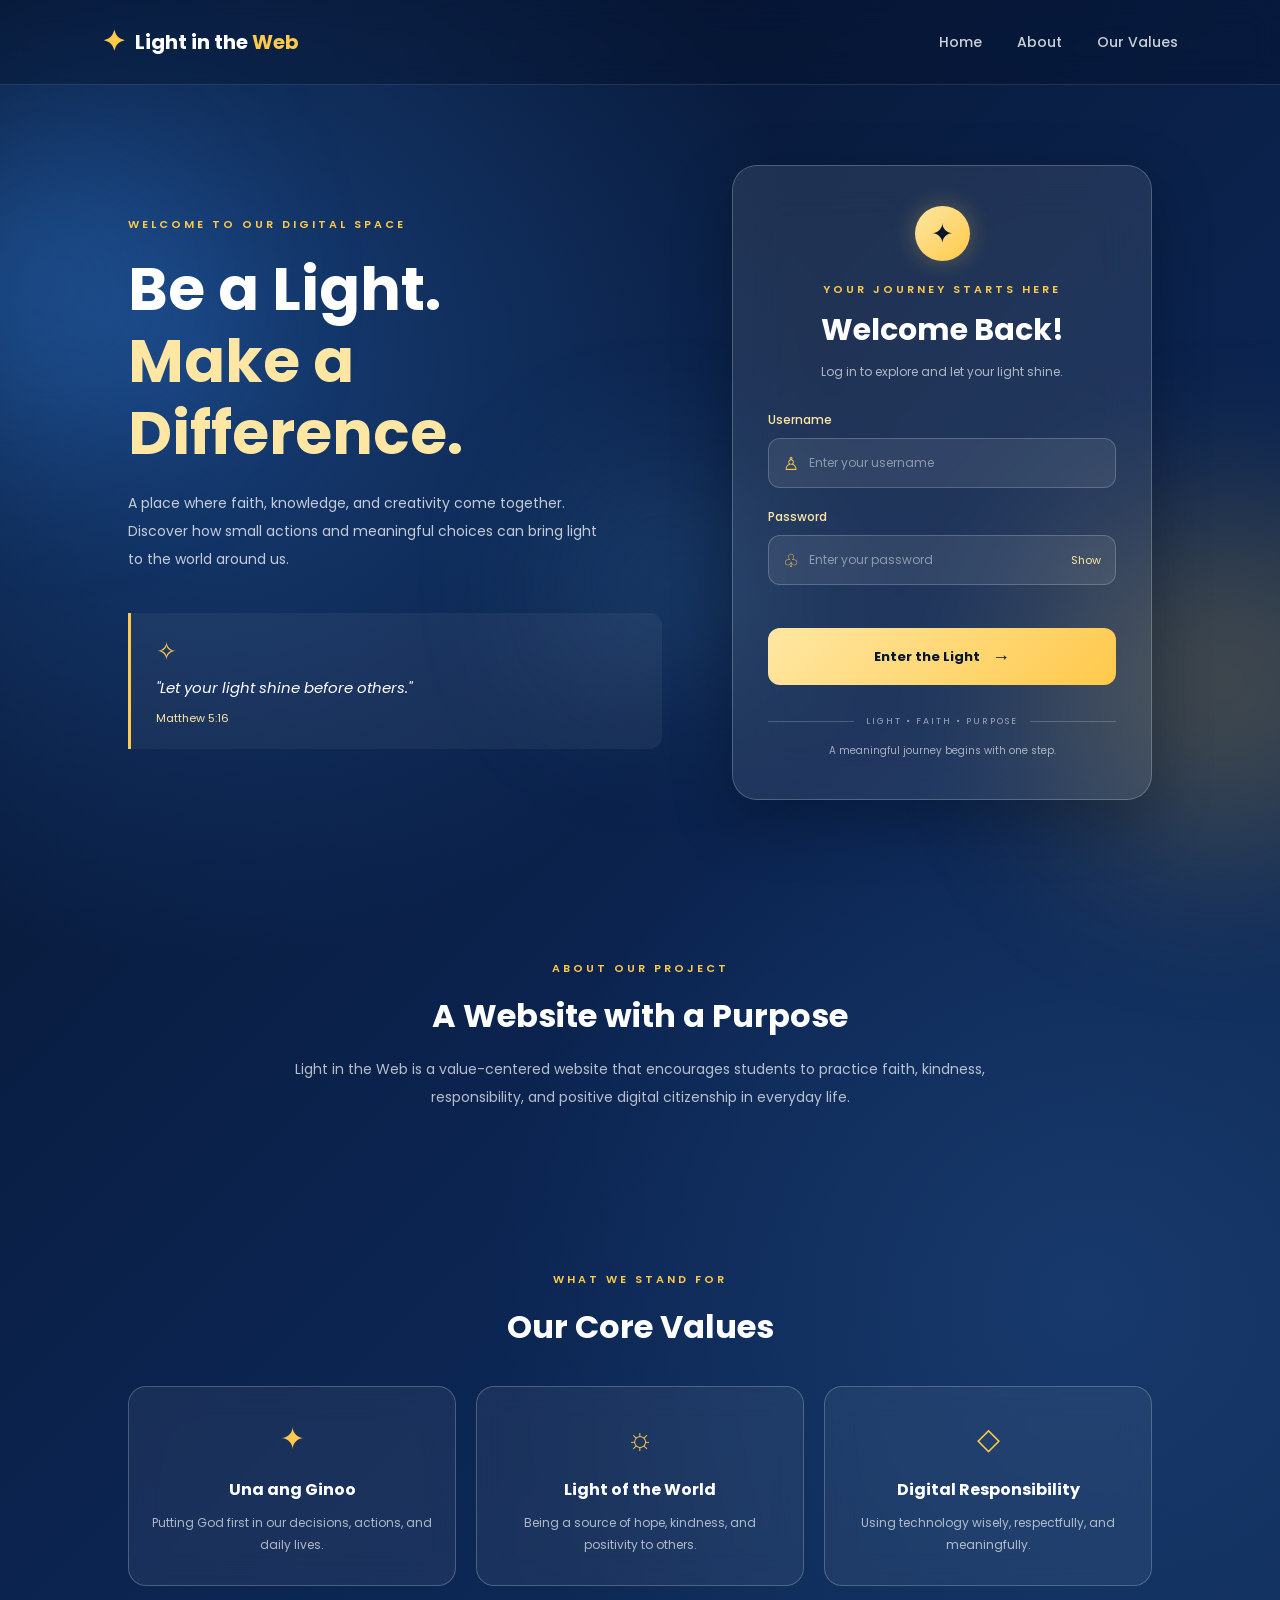
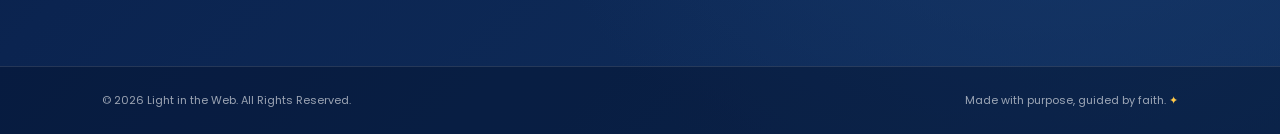
<file: index.html>
<!DOCTYPE html>
<html lang="en">
<head>
    <meta charset="UTF-8">
    <meta name="viewport" content="width=device-width, initial-scale=1.0">
    <title>Light in the Web | Login</title>

    <link rel="stylesheet" href="style.css">
    <link rel="preconnect" href="https://fonts.googleapis.com">
    <link rel="preconnect" href="https://fonts.gstatic.com" crossorigin>
    <link href="https://fonts.googleapis.com/css2?family=Poppins:wght@300;400;500;600;700;800&display=swap" rel="stylesheet">
</head>

<body>

    <!-- BACKGROUND EFFECTS -->
    <div class="background-glow glow-one"></div>
    <div class="background-glow glow-two"></div>
    <div class="background-glow glow-three"></div>

    <!-- HEADER -->
    <header class="header">
        <a href="index.html" class="logo">
            <span class="logo-icon">✦</span>
            <span>Light in the <span class="logo-highlight">Web</span></span>
        </a>

        <nav class="navigation">
            <a href="#home">Home</a>
            <a href="#about">About</a>
            <a href="#values">Our Values</a>
        </nav>
    </header>

    <!-- MAIN CONTENT -->
    <main id="home" class="main-container">

        <!-- LEFT SIDE: INTRODUCTION -->
        <section class="welcome-section">
            <p class="welcome-label">WELCOME TO OUR DIGITAL SPACE</p>

            <h1>
                Be a Light.
                <span>Make a Difference.</span>
            </h1>

            <p class="welcome-description">
                A place where faith, knowledge, and creativity come together.
                Discover how small actions and meaningful choices can bring
                light to the world around us.
            </p>

            <div class="welcome-quote">
                <span class="quote-icon">✧</span>
                <p>
                    "Let your light shine before others."
                </p>
                <small>Matthew 5:16</small>
            </div>
        </section>

        <!-- RIGHT SIDE: LOGIN CARD -->
        <section class="login-section">

            <div class="login-card">

                <div class="login-icon">✦</div>

                <p class="card-label">YOUR JOURNEY STARTS HERE</p>

                <h2>Welcome Back!</h2>

                <p class="login-subtitle">
                    Log in to explore and let your light shine.
                </p>

                <form id="loginForm">

                    <div class="input-group">
                        <label for="username">Username</label>

                        <div class="input-wrapper">
                            <span class="input-icon">♙</span>
                            <input
                                type="text"
                                id="username"
                                placeholder="Enter your username"
                                required
                            >
                        </div>
                    </div>

                    <div class="input-group">
                        <label for="password">Password</label>

                        <div class="input-wrapper">
                            <span class="input-icon">♧</span>
                            <input
                                type="password"
                                id="password"
                                placeholder="Enter your password"
                                required
                            >

                            <button
                                type="button"
                                id="togglePassword"
                                class="toggle-password"
                                aria-label="Show password"
                            >
                                Show
                            </button>
                        </div>
                    </div>

                    <p id="errorMessage" class="error-message"></p>

                    <button type="submit" class="login-button">
                        <span>Enter the Light</span>
                        <span class="button-arrow">→</span>
                    </button>

                </form>

                <div class="login-divider">
                    <span></span>
                    <p>LIGHT • FAITH • PURPOSE</p>
                    <span></span>
                </div>

                <p class="login-footer-text">
                    A meaningful journey begins with one step.
                </p>

            </div>

        </section>

    </main>

    <!-- ABOUT SECTION -->
    <section id="about" class="info-section">
        <p class="section-label">ABOUT OUR PROJECT</p>
        <h2>A Website with a Purpose</h2>
        <p>
            Light in the Web is a value-centered website that encourages
            students to practice faith, kindness, responsibility, and
            positive digital citizenship in everyday life.
        </p>
    </section>

    <!-- VALUES SECTION -->
    <section id="values" class="values-section">
        <p class="section-label">WHAT WE STAND FOR</p>
        <h2>Our Core Values</h2>

        <div class="values-container">
            <div class="value-item">
                <span>✦</span>
                <h3>Una ang Ginoo</h3>
                <p>Putting God first in our decisions, actions, and daily lives.</p>
            </div>

            <div class="value-item">
                <span>☼</span>
                <h3>Light of the World</h3>
                <p>Being a source of hope, kindness, and positivity to others.</p>
            </div>

            <div class="value-item">
                <span>◇</span>
                <h3>Digital Responsibility</h3>
                <p>Using technology wisely, respectfully, and meaningfully.</p>
            </div>
        </div>
    </section>

    <!-- FOOTER -->
    <footer class="footer">
        <p>© 2026 Light in the Web. All Rights Reserved.</p>
        <p>Made with purpose, guided by faith. <span>✦</span></p>
    </footer>

    <script src="script.js"></script>

</body>
</html>
</file>
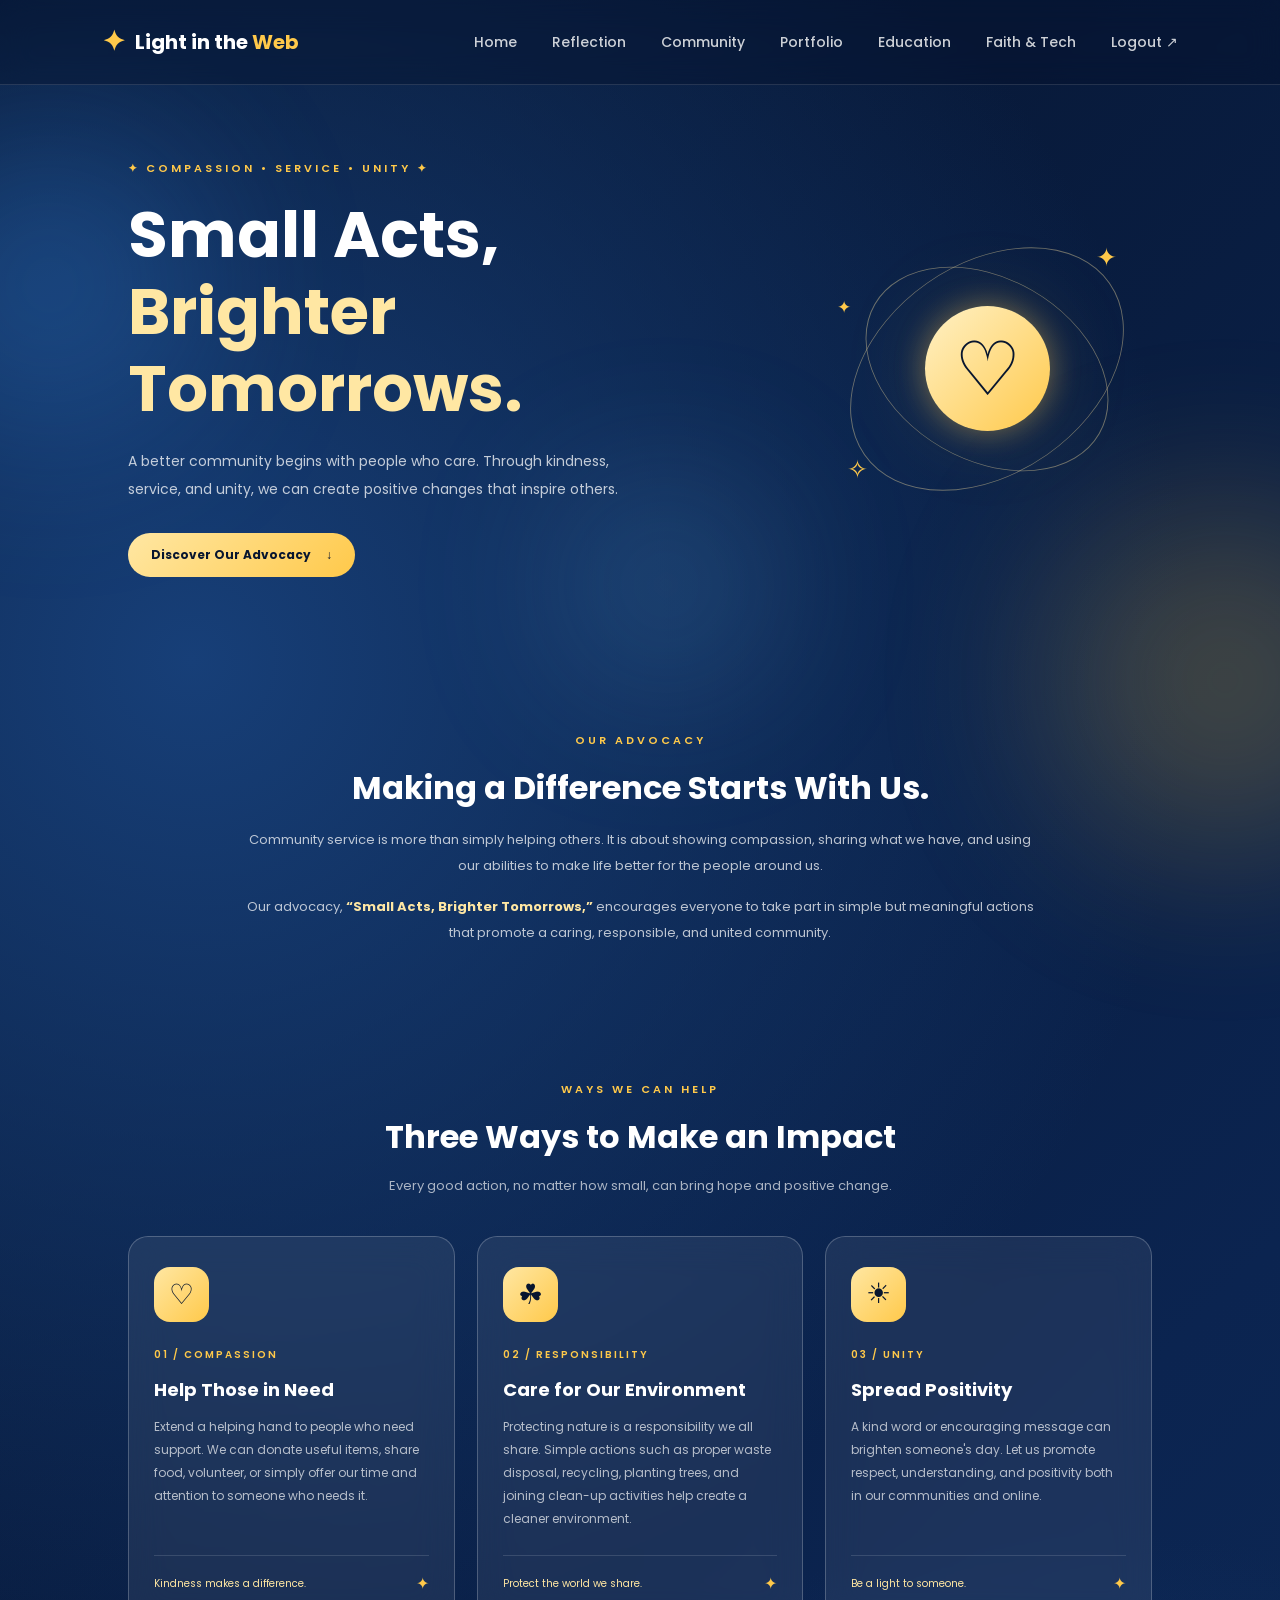
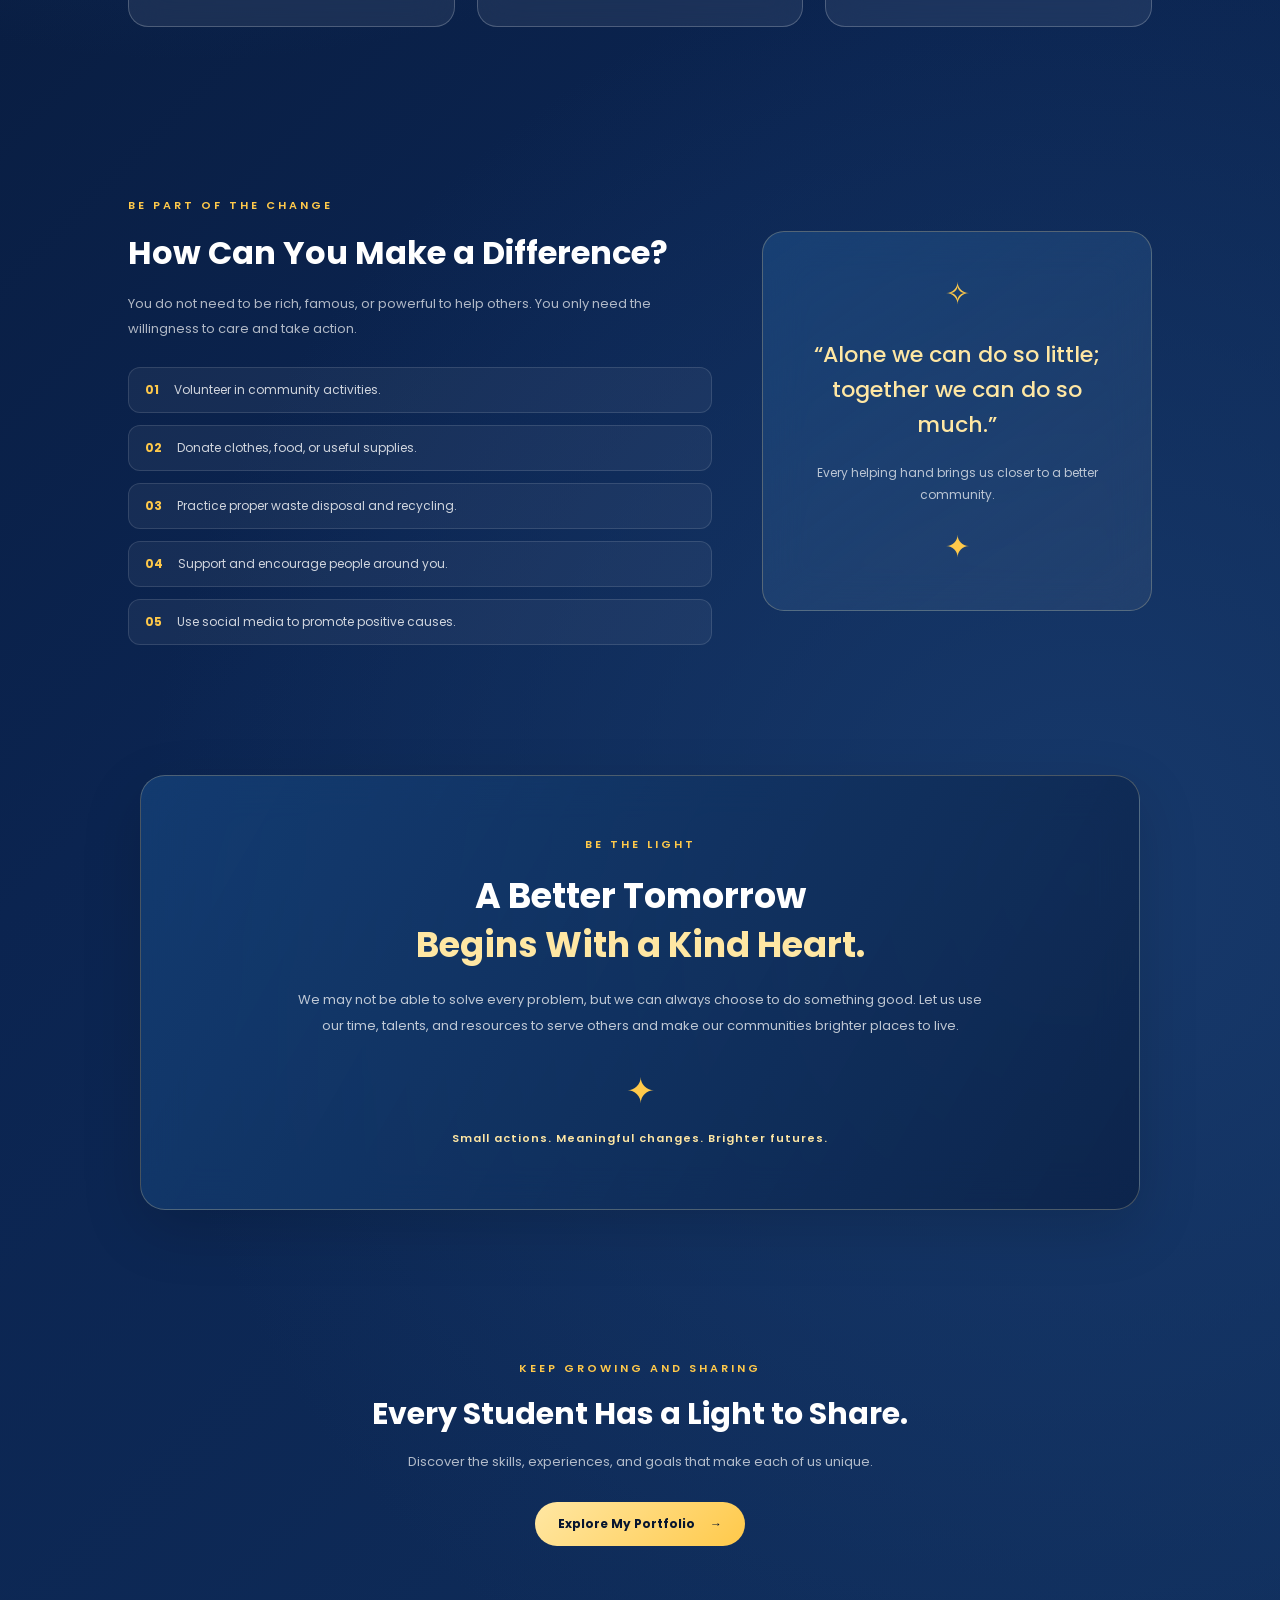
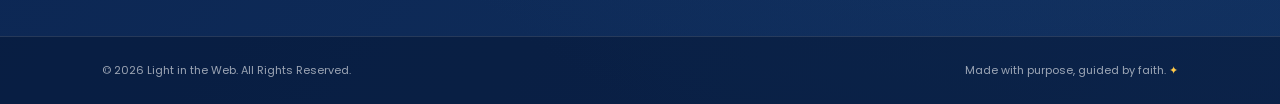
<file: community.html>
<!DOCTYPE html>
<html lang="en">
<style>

/* =========================================
   COMMUNITY SERVICE / ADVOCACY PAGE
========================================= */

/* COMMUNITY HERO */
.community-hero {
    min-height: 550px;
    padding: 75px 10%;
    display: flex;
    align-items: center;
    justify-content: space-between;
    gap: 50px;
    position: relative;
    z-index: 1;
}

.community-hero-content {
    max-width: 600px;
    flex: 1;
}

.community-hero-content h1 {
    margin: 20px 0;
    font-size: clamp(42px, 5vw, 65px);
    line-height: 1.2;
}

.community-hero-content h1 span {
    display: block;
    color: var(--soft-yellow);
}

.community-hero-content > p:not(.welcome-label) {
    max-width: 500px;
    color: rgba(255, 255, 255, 0.75);
    font-size: 14px;
    line-height: 2;
}

.community-button {
    display: inline-flex;
    align-items: center;
    gap: 15px;
    margin-top: 30px;
    padding: 13px 23px;
    border-radius: 30px;
    color: var(--midnight);
    background: linear-gradient(135deg, var(--soft-yellow), var(--gold));
    font-size: 12px;
    font-weight: 700;
    text-decoration: none;
    transition: 0.3s;
}

.community-button:hover {
    transform: translateY(-4px);
    box-shadow: 0 8px 25px rgba(255, 201, 74, 0.25);
}

/* COMMUNITY HERO ART */
.community-hero-art {
    width: 330px;
    height: 330px;
    flex-shrink: 0;
    position: relative;
    display: flex;
    align-items: center;
    justify-content: center;
}

.community-orbit {
    position: absolute;
    border: 1px solid rgba(255, 231, 163, 0.4);
    border-radius: 50%;
}

.community-orbit-one {
    width: 260px;
    height: 260px;
    transform: rotate(30deg) scaleY(0.7);
}

.community-orbit-two {
    width: 300px;
    height: 300px;
    transform: rotate(-35deg) scaleY(0.7);
}

.community-glow {
    position: absolute;
    color: rgba(255, 231, 163, 0.25);
    font-size: 150px;
    filter: blur(2px);
}

.community-main-icon {
    width: 125px;
    height: 125px;
    display: flex;
    align-items: center;
    justify-content: center;
    border-radius: 50%;
    color: var(--midnight);
    background: linear-gradient(135deg, #fff1c6, var(--gold));
    font-size: 75px;
    box-shadow:
        0 0 30px rgba(255, 201, 74, 0.4),
        0 0 90px rgba(255, 201, 74, 0.15);
    z-index: 1;
}

.community-star {
    position: absolute;
    color: var(--gold);
    font-size: 25px;
}

.community-star-one {
    top: 35px;
    right: 35px;
}

.community-star-two {
    bottom: 45px;
    left: 25px;
}

.community-star-three {
    top: 90px;
    left: 15px;
    font-size: 17px;
}

/* SECTION INTRO */
.advocacy-intro {
    max-width: 850px;
    margin: 0 auto;
    padding: 80px 30px 60px;
    text-align: center;
    position: relative;
    z-index: 1;
}

.advocacy-intro h2,
.community-heading h2 {
    margin: 15px 0;
    font-size: 32px;
}

.advocacy-intro > p:not(.section-label) {
    margin: 15px auto;
    color: rgba(255, 255, 255, 0.72);
    font-size: 13px;
    line-height: 2;
}

.advocacy-intro strong {
    color: var(--soft-yellow);
}

/* ADVOCACY CARDS */
.advocacy-section {
    padding: 60px 10% 90px;
    position: relative;
    z-index: 1;
}

.community-heading {
    margin-bottom: 40px;
    text-align: center;
}

.community-heading > p:last-child {
    color: rgba(255, 255, 255, 0.65);
    font-size: 13px;
}

.advocacy-grid {
    display: grid;
    grid-template-columns: repeat(3, 1fr);
    gap: 22px;
}

.advocacy-card {
    min-height: 330px;
    padding: 30px 25px;
    display: flex;
    flex-direction: column;
    border: 1px solid var(--glass-border);
    border-radius: 20px;
    background: rgba(255, 255, 255, 0.07);
    backdrop-filter: blur(18px);
    -webkit-backdrop-filter: blur(18px);
    transition: 0.3s;
}

.advocacy-card:hover {
    transform: translateY(-8px);
    border-color: var(--gold);
    background: rgba(255, 255, 255, 0.11);
}

.advocacy-icon {
    width: 55px;
    height: 55px;
    margin-bottom: 25px;
    display: flex;
    align-items: center;
    justify-content: center;
    border-radius: 16px;
    color: var(--midnight);
    background: linear-gradient(135deg, var(--soft-yellow), var(--gold));
    font-size: 28px;
}

.advocacy-number {
    color: var(--gold);
    font-size: 10px;
    font-weight: 600;
    letter-spacing: 2px;
}

.advocacy-card h3 {
    margin: 13px 0;
    font-size: 18px;
}

.advocacy-card > p {
    margin-bottom: 25px;
    color: rgba(255, 255, 255, 0.68);
    font-size: 12px;
    line-height: 1.9;
}

.advocacy-card-footer {
    margin-top: auto;
    padding-top: 15px;
    display: flex;
    justify-content: space-between;
    align-items: center;
    border-top: 1px solid rgba(255, 255, 255, 0.13);
}

.advocacy-card-footer span:first-child {
    color: var(--soft-yellow);
    font-size: 10px;
}

.advocacy-card-footer span:last-child {
    color: var(--gold);
}

/* PARTICIPATION SECTION */
.participate-section {
    padding: 80px 10%;
    display: grid;
    grid-template-columns: 1.2fr 0.8fr;
    align-items: center;
    gap: 50px;
    position: relative;
    z-index: 1;
}

.participate-content h2 {
    margin: 15px 0;
    font-size: 32px;
}

.participate-description {
    max-width: 550px;
    margin-bottom: 25px;
    color: rgba(255, 255, 255, 0.68);
    font-size: 13px;
    line-height: 1.9;
}

.participate-list {
    display: flex;
    flex-direction: column;
    gap: 12px;
}

.participate-item {
    padding: 13px 16px;
    display: flex;
    align-items: center;
    gap: 15px;
    border: 1px solid rgba(255, 255, 255, 0.12);
    border-radius: 12px;
    background: rgba(255, 255, 255, 0.05);
    transition: 0.3s;
}

.participate-item:hover {
    border-color: rgba(255, 201, 74, 0.5);
    background: rgba(255, 255, 255, 0.09);
}

.participate-item span {
    color: var(--gold);
    font-size: 12px;
    font-weight: 700;
}

.participate-item p {
    color: rgba(255, 255, 255, 0.8);
    font-size: 12px;
}

/* QUOTE CARD */
.participate-quote {
    min-height: 330px;
    padding: 40px 30px;
    display: flex;
    flex-direction: column;
    justify-content: center;
    text-align: center;
    border: 1px solid rgba(255, 231, 163, 0.25);
    border-radius: 22px;
    background:
        linear-gradient(145deg,
        rgba(36, 91, 151, 0.45),
        rgba(255, 255, 255, 0.06));
    backdrop-filter: blur(20px);
}

.quote-decoration,
.quote-bottom {
    color: var(--gold);
    font-size: 30px;
}

.participate-quote h3 {
    margin: 20px 0;
    color: var(--soft-yellow);
    font-size: 22px;
    line-height: 1.6;
    font-weight: 500;
}

.participate-quote p {
    color: rgba(255, 255, 255, 0.7);
    font-size: 12px;
    line-height: 1.8;
}

.quote-bottom {
    margin-top: 20px;
}

/* CLOSING MESSAGE */
.community-closing {
    padding: 50px 10% 80px;
    position: relative;
    z-index: 1;
}

.closing-glass {
    max-width: 1000px;
    margin: auto;
    padding: 60px 50px;
    text-align: center;
    border: 1px solid rgba(255, 231, 163, 0.25);
    border-radius: 25px;
    background:
        linear-gradient(120deg,
        rgba(24, 74, 133, 0.6),
        rgba(10, 31, 67, 0.75));
    backdrop-filter: blur(20px);
    -webkit-backdrop-filter: blur(20px);
    box-shadow: 0 20px 60px rgba(0, 0, 0, 0.15);
}

.closing-glass h2 {
    margin: 18px 0;
    font-size: 35px;
    line-height: 1.4;
}

.closing-glass h2 span {
    display: block;
    color: var(--soft-yellow);
}

.closing-glass > p:not(.section-label) {
    max-width: 700px;
    margin: 0 auto;
    color: rgba(255, 255, 255, 0.73);
    font-size: 13px;
    line-height: 2;
}

.closing-symbol {
    margin: 25px 0 10px;
    color: var(--gold);
    font-size: 35px;
}

.closing-glass .closing-message {
    color: var(--soft-yellow) !important;
    font-size: 11px !important;
    font-weight: 600;
    letter-spacing: 1px;
}

/* NEXT PAGE */
.community-next {
    padding: 70px 10% 90px;
    text-align: center;
    position: relative;
    z-index: 1;
}

.community-next h2 {
    margin: 15px 0;
    font-size: 30px;
}

.community-next > p:not(.section-label) {
    color: rgba(255, 255, 255, 0.68);
    font-size: 13px;
}

/* RESPONSIVE DESIGN */
@media (max-width: 950px) {
    .community-hero {
        padding: 65px 7%;
        gap: 25px;
    }

    .community-hero-art {
        width: 250px;
        height: 250px;
    }

    .community-main-icon {
        width: 100px;
        height: 100px;
        font-size: 60px;
    }

    .community-orbit-one {
        width: 210px;
        height: 210px;
    }

    .community-orbit-two {
        width: 240px;
        height: 240px;
    }

    .advocacy-grid {
        grid-template-columns: repeat(2, 1fr);
    }

    .participate-section {
        grid-template-columns: 1fr;
    }
}

@media (max-width: 700px) {
    .community-hero {
        flex-direction: column;
        text-align: center;
        padding: 60px 7%;
    }

    .community-hero-content > p:not(.welcome-label) {
        margin: auto;
    }

    .community-hero-art {
        margin-top: 20px;
    }

    .advocacy-intro {
        padding: 60px 7%;
    }

    .advocacy-intro h2,
    .community-heading h2,
    .participate-content h2 {
        font-size: 26px;
    }

    .advocacy-section {
        padding: 50px 7%;
    }

    .advocacy-grid {
        grid-template-columns: 1fr;
    }

    .advocacy-card {
        min-height: auto;
    }

    .participate-section {
        padding: 60px 7%;
        gap: 35px;
    }

    .participate-quote {
        min-height: 280px;
    }

    .community-closing {
        padding: 30px 6% 60px;
    }

    .closing-glass {
        padding: 40px 22px;
    }

    .closing-glass h2 {
        font-size: 27px;
    }

    .community-next {
        padding: 60px 7%;
    }

    .community-next h2 {
        font-size: 25px;
    }
}
</style>
<head>
    <meta charset="UTF-8">
    <meta name="viewport" content="width=device-width, initial-scale=1.0">
    <title>Community Advocacy | Light in the Web</title>

    <link rel="stylesheet" href="style.css">

    <link rel="preconnect" href="https://fonts.googleapis.com">
    <link rel="preconnect" href="https://fonts.gstatic.com" crossorigin>
    <link href="https://fonts.googleapis.com/css2?family=Poppins:wght@300;400;500;600;700;800&display=swap" rel="stylesheet">
</head>

<body>

    <!-- BACKGROUND EFFECTS -->
    <div class="background-glow glow-one"></div>
    <div class="background-glow glow-two"></div>
    <div class="background-glow glow-three"></div>

    <!-- HEADER -->
    <header class="header">
        <a href="index.html" class="logo">
            <span class="logo-icon">✦</span>
            <span>Light in the <span class="logo-highlight">Web</span></span>
        </a>

        <nav class="navigation">
            <a href="index.html">Home</a>
            <a href="reflection.html">Reflection</a>
            <a href="community.html">Community</a>
            <a href="portfolio.html">Portfolio</a>
            <a href="education.html">Education</a>
            <a href="faith-tech.html">Faith & Tech</a>
            <a href="index.html" class="logout-link">Logout ↗</a>
        </nav>
    </header>

    <main>

        <!-- HERO SECTION -->
        <section class="community-hero">

            <div class="community-hero-content">
                <p class="welcome-label">
                    ✦ COMPASSION • SERVICE • UNITY ✦
                </p>

                <h1>
                    Small Acts,
                    <span>Brighter Tomorrows.</span>
                </h1>

                <p>
                    A better community begins with people who care.
                    Through kindness, service, and unity, we can
                    create positive changes that inspire others.
                </p>

                <a href="#advocacy" class="community-button">
                    Discover Our Advocacy <span>↓</span>
                </a>
            </div>

            <!-- DECORATIVE ART -->
            <div class="community-hero-art">
                <div class="community-orbit community-orbit-one"></div>
                <div class="community-orbit community-orbit-two"></div>

                <div class="community-glow">✧</div>
                <div class="community-main-icon">♡</div>

                <span class="community-star community-star-one">✦</span>
                <span class="community-star community-star-two">✧</span>
                <span class="community-star community-star-three">✦</span>
            </div>

        </section>

        <!-- ADVOCACY INTRODUCTION -->
        <section class="advocacy-intro" id="advocacy">

            <p class="section-label">OUR ADVOCACY</p>

            <h2>Making a Difference Starts With Us.</h2>

            <p>
                Community service is more than simply helping others.
                It is about showing compassion, sharing what we have,
                and using our abilities to make life better for the
                people around us.
            </p>

            <p>
                Our advocacy, <strong>“Small Acts, Brighter Tomorrows,”</strong>
                encourages everyone to take part in simple but
                meaningful actions that promote a caring,
                responsible, and united community.
            </p>

        </section>

        <!-- THREE ADVOCACY AREAS -->
        <section class="advocacy-section">

            <div class="community-heading">
                <p class="section-label">WAYS WE CAN HELP</p>
                <h2>Three Ways to Make an Impact</h2>
                <p>
                    Every good action, no matter how small,
                    can bring hope and positive change.
                </p>
            </div>

            <div class="advocacy-grid">

                <!-- CARD 1 -->
                <article class="advocacy-card">

                    <div class="advocacy-icon">♡</div>

                    <span class="advocacy-number">
                        01 / COMPASSION
                    </span>

                    <h3>Help Those in Need</h3>

                    <p>
                        Extend a helping hand to people who need
                        support. We can donate useful items, share
                        food, volunteer, or simply offer our time
                        and attention to someone who needs it.
                    </p>

                    <div class="advocacy-card-footer">
                        <span>Kindness makes a difference.</span>
                        <span>✦</span>
                    </div>

                </article>

                <!-- CARD 2 -->
                <article class="advocacy-card">

                    <div class="advocacy-icon">☘</div>

                    <span class="advocacy-number">
                        02 / RESPONSIBILITY
                    </span>

                    <h3>Care for Our Environment</h3>

                    <p>
                        Protecting nature is a responsibility we
                        all share. Simple actions such as proper
                        waste disposal, recycling, planting trees,
                        and joining clean-up activities help
                        create a cleaner environment.
                    </p>

                    <div class="advocacy-card-footer">
                        <span>Protect the world we share.</span>
                        <span>✦</span>
                    </div>

                </article>

                <!-- CARD 3 -->
                <article class="advocacy-card">

                    <div class="advocacy-icon">☀</div>

                    <span class="advocacy-number">
                        03 / UNITY
                    </span>

                    <h3>Spread Positivity</h3>

                    <p>
                        A kind word or encouraging message can
                        brighten someone's day. Let us promote
                        respect, understanding, and positivity
                        both in our communities and online.
                    </p>

                    <div class="advocacy-card-footer">
                        <span>Be a light to someone.</span>
                        <span>✦</span>
                    </div>

                </article>

            </div>

        </section>

        <!-- HOW TO PARTICIPATE -->
        <section class="participate-section">

            <div class="participate-content">

                <p class="section-label">BE PART OF THE CHANGE</p>

                <h2>How Can You Make a Difference?</h2>

                <p class="participate-description">
                    You do not need to be rich, famous, or powerful
                    to help others. You only need the willingness
                    to care and take action.
                </p>

                <div class="participate-list">

                    <div class="participate-item">
                        <span>01</span>
                        <p>Volunteer in community activities.</p>
                    </div>

                    <div class="participate-item">
                        <span>02</span>
                        <p>Donate clothes, food, or useful supplies.</p>
                    </div>

                    <div class="participate-item">
                        <span>03</span>
                        <p>Practice proper waste disposal and recycling.</p>
                    </div>

                    <div class="participate-item">
                        <span>04</span>
                        <p>Support and encourage people around you.</p>
                    </div>

                    <div class="participate-item">
                        <span>05</span>
                        <p>Use social media to promote positive causes.</p>
                    </div>

                </div>

            </div>

            <!-- QUOTE CARD -->
            <div class="participate-quote">

                <span class="quote-decoration">✧</span>

                <h3>
                    “Alone we can do so little;
                    together we can do so much.”
                </h3>

                <p>
                    Every helping hand brings us closer
                    to a better community.
                </p>

                <span class="quote-bottom">✦</span>

            </div>

        </section>

        <!-- CLOSING MESSAGE -->
        <section class="community-closing">

            <div class="closing-glass">

                <p class="section-label">BE THE LIGHT</p>

                <h2>
                    A Better Tomorrow
                    <span>Begins With a Kind Heart.</span>
                </h2>

                <p>
                    We may not be able to solve every problem,
                    but we can always choose to do something good.
                    Let us use our time, talents, and resources
                    to serve others and make our communities
                    brighter places to live.
                </p>

                <div class="closing-symbol">✦</div>

                <p class="closing-message">
                    Small actions. Meaningful changes. Brighter futures.
                </p>

            </div>

        </section>

        <!-- NEXT PAGE -->
        <section class="community-next">

            <p class="section-label">KEEP GROWING AND SHARING</p>

            <h2>Every Student Has a Light to Share.</h2>

            <p>
                Discover the skills, experiences, and goals
                that make each of us unique.
            </p>

            <a href="portfolio.html" class="community-button">
                Explore My Portfolio <span>→</span>
            </a>

        </section>

    </main>

    <!-- FOOTER -->
    <footer class="footer">
        <p>© 2026 Light in the Web. All Rights Reserved.</p>
        <p>Made with purpose, guided by faith. <span>✦</span></p>
    </footer>

</body>
</html>
</file>
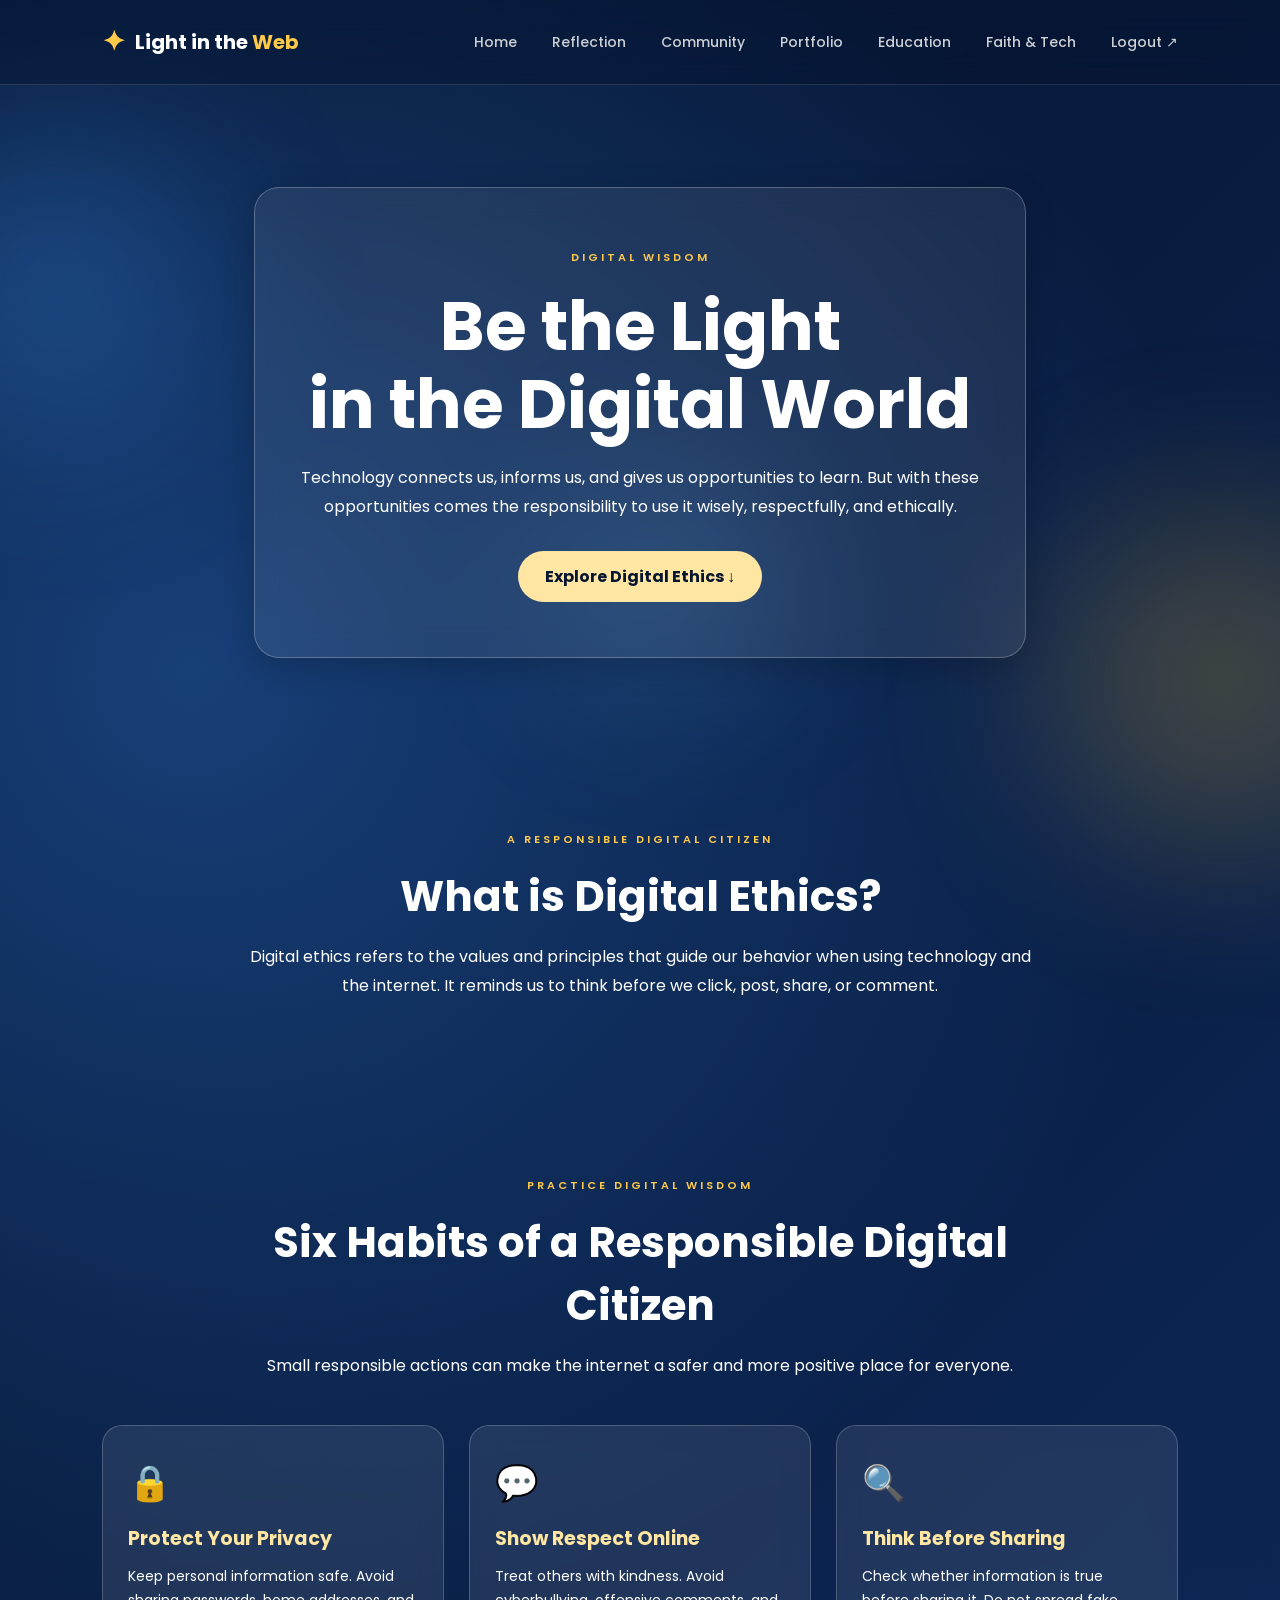
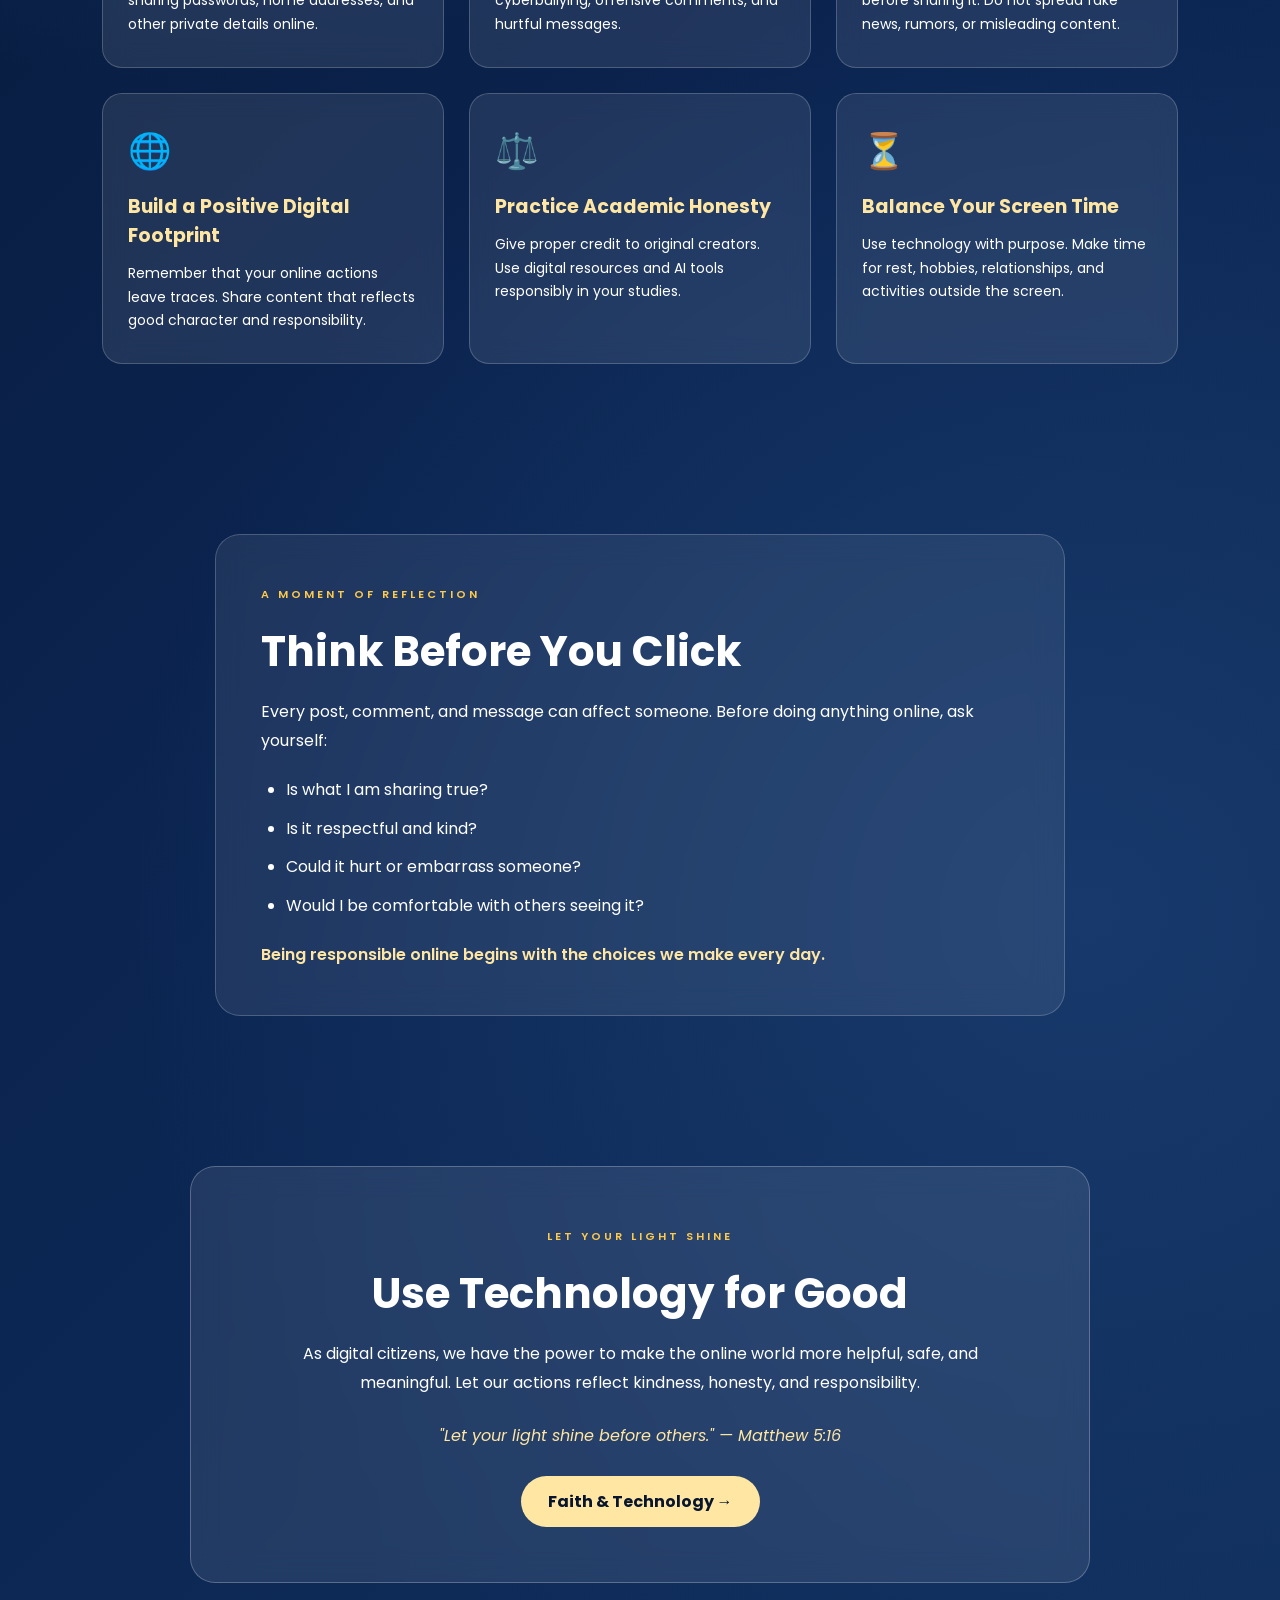
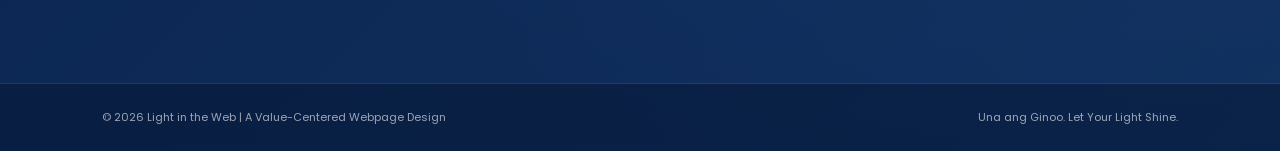
<file: education.html>
<!DOCTYPE html>
<html lang="en">
<style>

/* =========================================
   DIGITAL ETHICS PAGE
========================================= */

.education-page {
    overflow-x: hidden;
}

/* HERO */

.education-hero {
    min-height: 75vh;
    display: flex;
    align-items: center;
    justify-content: center;
    text-align: center;
    padding: 100px 8%;
    position: relative;
}

.education-hero-content {
    max-width: 850px;
    padding: 55px 45px;
    border: 1px solid rgba(255, 255, 255, 0.25);
    border-radius: 25px;
    background: rgba(255, 255, 255, 0.08);
    backdrop-filter: blur(15px);
    -webkit-backdrop-filter: blur(15px);
    box-shadow: 0 8px 32px rgba(0, 0, 0, 0.2);
}

.section-label {
    color: var(--soft-yellow);
    font-size: 13px;
    font-weight: 700;
    letter-spacing: 3px;
}

.education-hero h1 {
    color: var(--white);
    font-size: clamp(40px, 6vw, 68px);
    line-height: 1.15;
    margin: 20px 0;
}

.education-hero p {
    color: var(--white);
    line-height: 1.8;
    max-width: 680px;
    margin: 0 auto 30px;
    font-size: 16px;
}

.education-btn {
    display: inline-block;
    padding: 13px 27px;
    background: var(--soft-yellow);
    color: var(--midnight);
    text-decoration: none;
    border-radius: 30px;
    font-weight: 700;
    transition: 0.3s ease;
}

.education-btn:hover {
    transform: translateY(-4px);
    box-shadow: 0 8px 20px rgba(255, 215, 100, 0.25);
}

/* INTRODUCTION */

.education-intro {
    padding: 65px 10%;
    text-align: center;
}

.education-heading {
    max-width: 800px;
    margin: 0 auto 45px;
    text-align: center;
}

.education-heading h2,
.think-content h2,
.closing-glass h2 {
    color: var(--white);
    font-size: clamp(28px, 4vw, 42px);
    margin: 15px 0;
}

.education-heading p {
    color: var(--white);
    line-height: 1.8;
}

/* SIX WISDOM CARDS */

.digital-wisdom {
    padding: 60px 8% 90px;
}

.wisdom-grid {
    display: grid;
    grid-template-columns: repeat(3, 1fr);
    gap: 25px;
    max-width: 1150px;
    margin: auto;
}

.wisdom-card {
    padding: 30px 25px;
    border-radius: 20px;
    background: rgba(255, 255, 255, 0.09);
    border: 1px solid rgba(255, 255, 255, 0.2);
    backdrop-filter: blur(12px);
    -webkit-backdrop-filter: blur(12px);
    transition: 0.3s ease;
}

.wisdom-card:hover {
    transform: translateY(-8px);
    border-color: var(--soft-yellow);
    background: rgba(255, 255, 255, 0.14);
}

.wisdom-icon {
    font-size: 35px;
    margin-bottom: 15px;
}

.wisdom-card h3 {
    color: var(--soft-yellow);
    font-size: 19px;
    margin-bottom: 12px;
}

.wisdom-card p {
    color: var(--white);
    line-height: 1.7;
    font-size: 14px;
}

/* THINK BEFORE YOU CLICK */

.think-section {
    padding: 80px 10%;
    display: flex;
    justify-content: center;
}

.think-content {
    width: 100%;
    max-width: 850px;
    padding: 45px;
    border-radius: 25px;
    background: rgba(255, 255, 255, 0.08);
    border: 1px solid rgba(255, 255, 255, 0.2);
    backdrop-filter: blur(15px);
    -webkit-backdrop-filter: blur(15px);
}

.think-content p,
.think-content li {
    color: var(--white);
    line-height: 1.8;
}

.think-content ul {
    padding-left: 25px;
    margin: 20px 0;
}

.think-content li {
    margin-bottom: 10px;
}

.think-ending {
    color: var(--soft-yellow) !important;
    font-weight: 600;
}

/* CLOSING */

.education-closing {
    padding: 70px 8% 100px;
    text-align: center;
}

.closing-glass {
    max-width: 900px;
    margin: auto;
    padding: 55px 40px;
    border-radius: 25px;
    background: rgba(255, 255, 255, 0.09);
    border: 1px solid rgba(255, 255, 255, 0.25);
    backdrop-filter: blur(15px);
    -webkit-backdrop-filter: blur(15px);
}

.closing-glass p {
    color: var(--white);
    line-height: 1.8;
    margin: 15px auto;
    max-width: 700px;
}

.closing-quote {
    color: var(--soft-yellow) !important;
    font-style: italic;
    margin: 25px auto !important;
}

/* RESPONSIVE DESIGN */

@media (max-width: 900px) {
    .wisdom-grid {
        grid-template-columns: repeat(2, 1fr);
    }
}

@media (max-width: 600px) {
    .education-hero {
        padding: 70px 5%;
    }

    .education-hero-content,
    .think-content,
    .closing-glass {
        padding: 30px 22px;
    }

    .wisdom-grid {
        grid-template-columns: 1fr;
    }

    .digital-wisdom,
    .education-intro,
    .think-section,
    .education-closing {
        padding-left: 6%;
        padding-right: 6%;
    }
}

</style>
<head>
    <meta charset="UTF-8">
    <meta name="viewport" content="width=device-width, initial-scale=1.0">
    <title>Community Advocacy | Light in the Web</title>

    <link rel="stylesheet" href="style.css">

    <link rel="preconnect" href="https://fonts.googleapis.com">
    <link rel="preconnect" href="https://fonts.gstatic.com" crossorigin>
    <link href="https://fonts.googleapis.com/css2?family=Poppins:wght@300;400;500;600;700;800&display=swap" rel="stylesheet">
</head>

<body class="education-page">

    <!-- BACKGROUND EFFECTS -->
    <div class="background-glow glow-one"></div>
    <div class="background-glow glow-two"></div>
    <div class="background-glow glow-three"></div>

    <!-- HEADER -->
    <header class="header">
        <a href="index.html" class="logo">
            <span class="logo-icon">✦</span>
            <span>Light in the <span class="logo-highlight">Web</span></span>
        </a>

        <nav class="navigation">
            <a href="index.html">Home</a>
            <a href="reflection.html">Reflection</a>
            <a href="community.html">Community</a>
            <a href="portfolio.html">Portfolio</a>
            <a href="education.html">Education</a>
            <a href="faith-tech.html">Faith & Tech</a>
            <a href="index.html" class="logout-link">Logout ↗</a>
        </nav>
    </header>

    <!-- HERO SECTION -->
    <section class="education-hero">
        <div class="education-hero-content">
            <span class="section-label">DIGITAL WISDOM</span>
            <h1>Be the Light <br> in the Digital World</h1>

            <p>
                Technology connects us, informs us, and gives us opportunities
                to learn. But with these opportunities comes the responsibility
                to use it wisely, respectfully, and ethically.
            </p>

            <a href="#digital-wisdom" class="education-btn">
                Explore Digital Ethics ↓
            </a>
        </div>
    </section>

    <!-- INTRODUCTION -->
    <section class="education-intro" id="digital-wisdom">
        <div class="education-heading">
            <span class="section-label">A RESPONSIBLE DIGITAL CITIZEN</span>
            <h2>What is Digital Ethics?</h2>
            <p>
                Digital ethics refers to the values and principles that guide
                our behavior when using technology and the internet. It reminds
                us to think before we click, post, share, or comment.
            </p>
        </div>
    </section>

    <!-- DIGITAL WISDOM CARDS -->
    <section class="digital-wisdom">
        <div class="education-heading">
            <span class="section-label">PRACTICE DIGITAL WISDOM</span>
            <h2>Six Habits of a Responsible Digital Citizen</h2>
            <p>
                Small responsible actions can make the internet a safer and
                more positive place for everyone.
            </p>
        </div>

        <div class="wisdom-grid">

            <div class="wisdom-card">
                <div class="wisdom-icon">🔒</div>
                <h3>Protect Your Privacy</h3>
                <p>
                    Keep personal information safe. Avoid sharing passwords,
                    home addresses, and other private details online.
                </p>
            </div>

            <div class="wisdom-card">
                <div class="wisdom-icon">💬</div>
                <h3>Show Respect Online</h3>
                <p>
                    Treat others with kindness. Avoid cyberbullying,
                    offensive comments, and hurtful messages.
                </p>
            </div>

            <div class="wisdom-card">
                <div class="wisdom-icon">🔍</div>
                <h3>Think Before Sharing</h3>
                <p>
                    Check whether information is true before sharing it.
                    Do not spread fake news, rumors, or misleading content.
                </p>
            </div>

            <div class="wisdom-card">
                <div class="wisdom-icon">🌐</div>
                <h3>Build a Positive Digital Footprint</h3>
                <p>
                    Remember that your online actions leave traces.
                    Share content that reflects good character and responsibility.
                </p>
            </div>

            <div class="wisdom-card">
                <div class="wisdom-icon">⚖️</div>
                <h3>Practice Academic Honesty</h3>
                <p>
                    Give proper credit to original creators. Use digital
                    resources and AI tools responsibly in your studies.
                </p>
            </div>

            <div class="wisdom-card">
                <div class="wisdom-icon">⏳</div>
                <h3>Balance Your Screen Time</h3>
                <p>
                    Use technology with purpose. Make time for rest,
                    hobbies, relationships, and activities outside the screen.
                </p>
            </div>

        </div>
    </section>

    <!-- THINK BEFORE YOU CLICK -->
    <section class="think-section">
        <div class="think-content">
            <span class="section-label">A MOMENT OF REFLECTION</span>
            <h2>Think Before You Click</h2>

            <p>
                Every post, comment, and message can affect someone.
                Before doing anything online, ask yourself:
            </p>

            <ul>
                <li>Is what I am sharing true?</li>
                <li>Is it respectful and kind?</li>
                <li>Could it hurt or embarrass someone?</li>
                <li>Would I be comfortable with others seeing it?</li>
            </ul>

            <p class="think-ending">
                Being responsible online begins with the choices we make every day.
            </p>
        </div>
    </section>

    <!-- CLOSING -->
    <section class="education-closing">
        <div class="closing-glass">
            <span class="section-label">LET YOUR LIGHT SHINE</span>
            <h2>Use Technology for Good</h2>

            <p>
                As digital citizens, we have the power to make the online
                world more helpful, safe, and meaningful. Let our actions
                reflect kindness, honesty, and responsibility.
            </p>

            <p class="closing-quote">
                "Let your light shine before others." — Matthew 5:16
            </p>

            <a href="faith-tech.html" class="education-btn">
                Faith & Technology →
            </a>
        </div>
    </section>

    <!-- FOOTER -->
    <footer class="footer">
        <p>© 2026 Light in the Web | A Value-Centered Webpage Design</p>
        <p>Una ang Ginoo. Let Your Light Shine.</p>
    </footer>

</body>
</html>
</file>
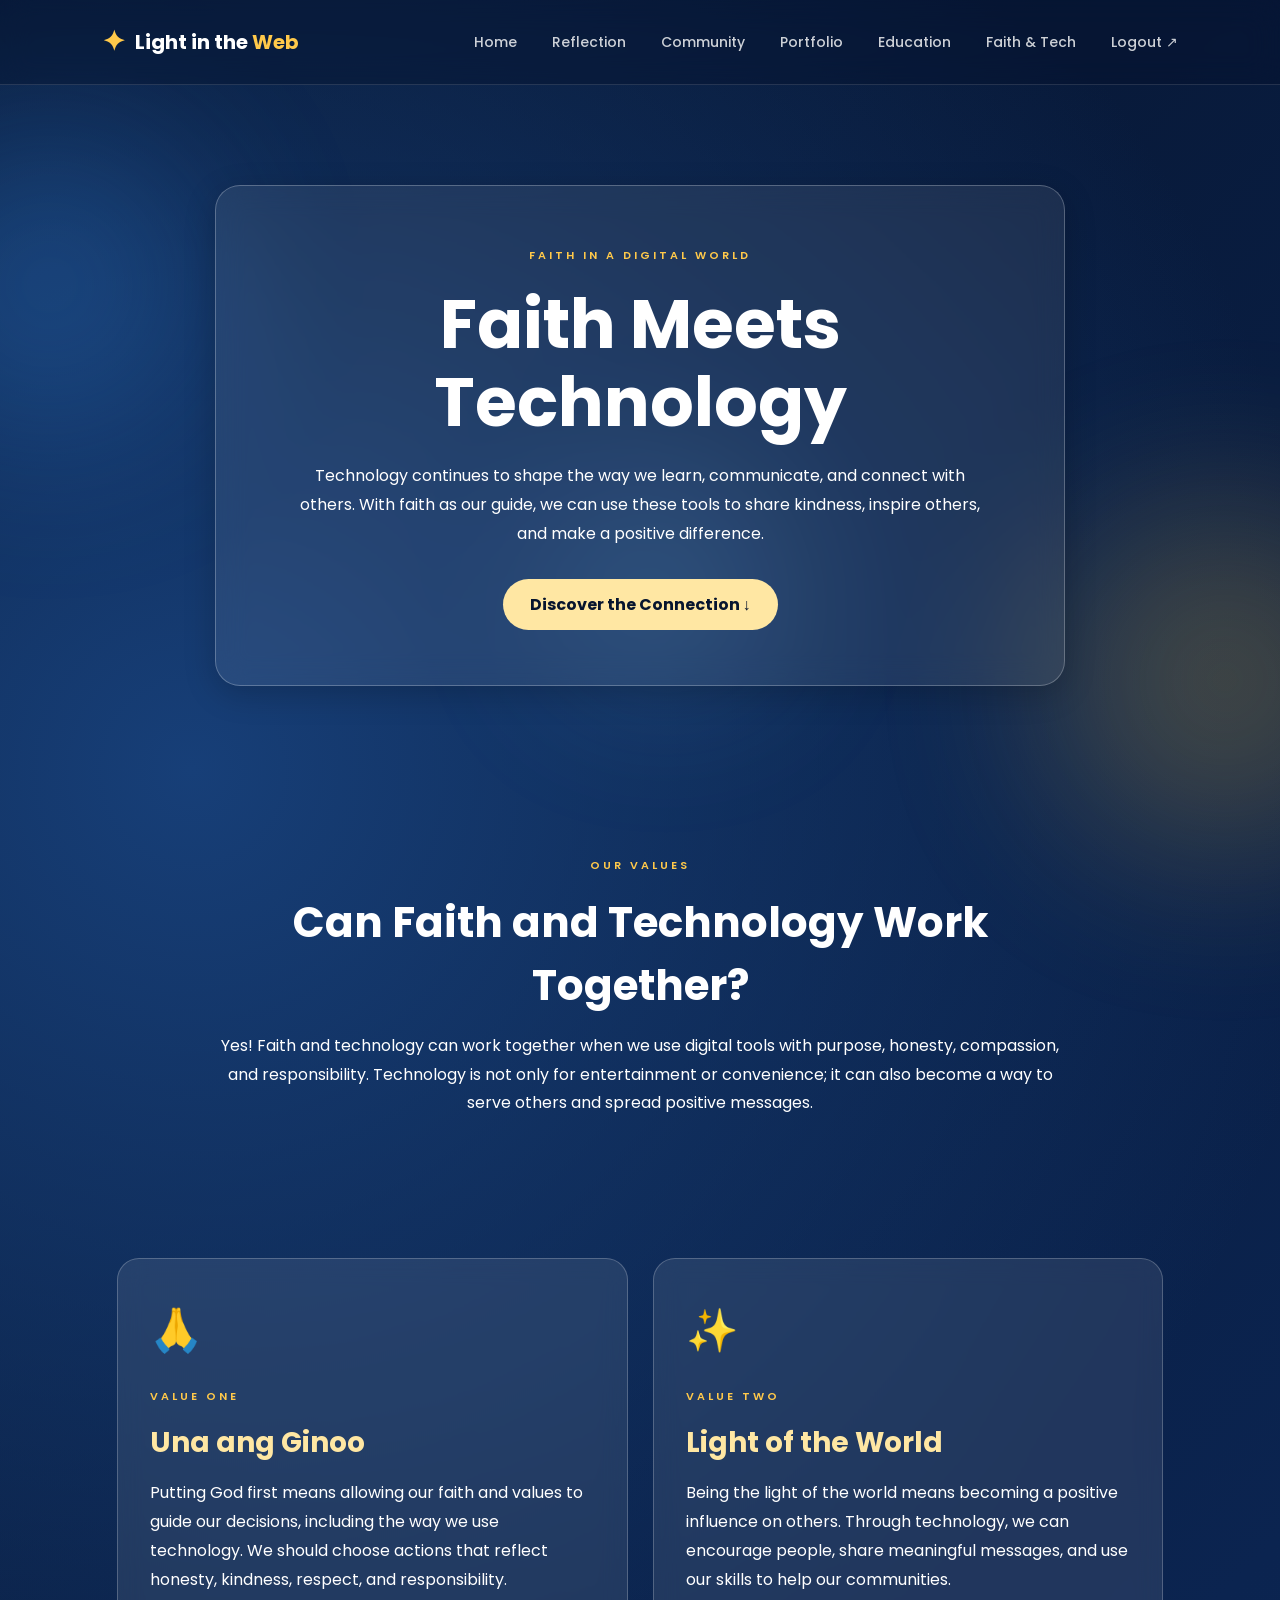
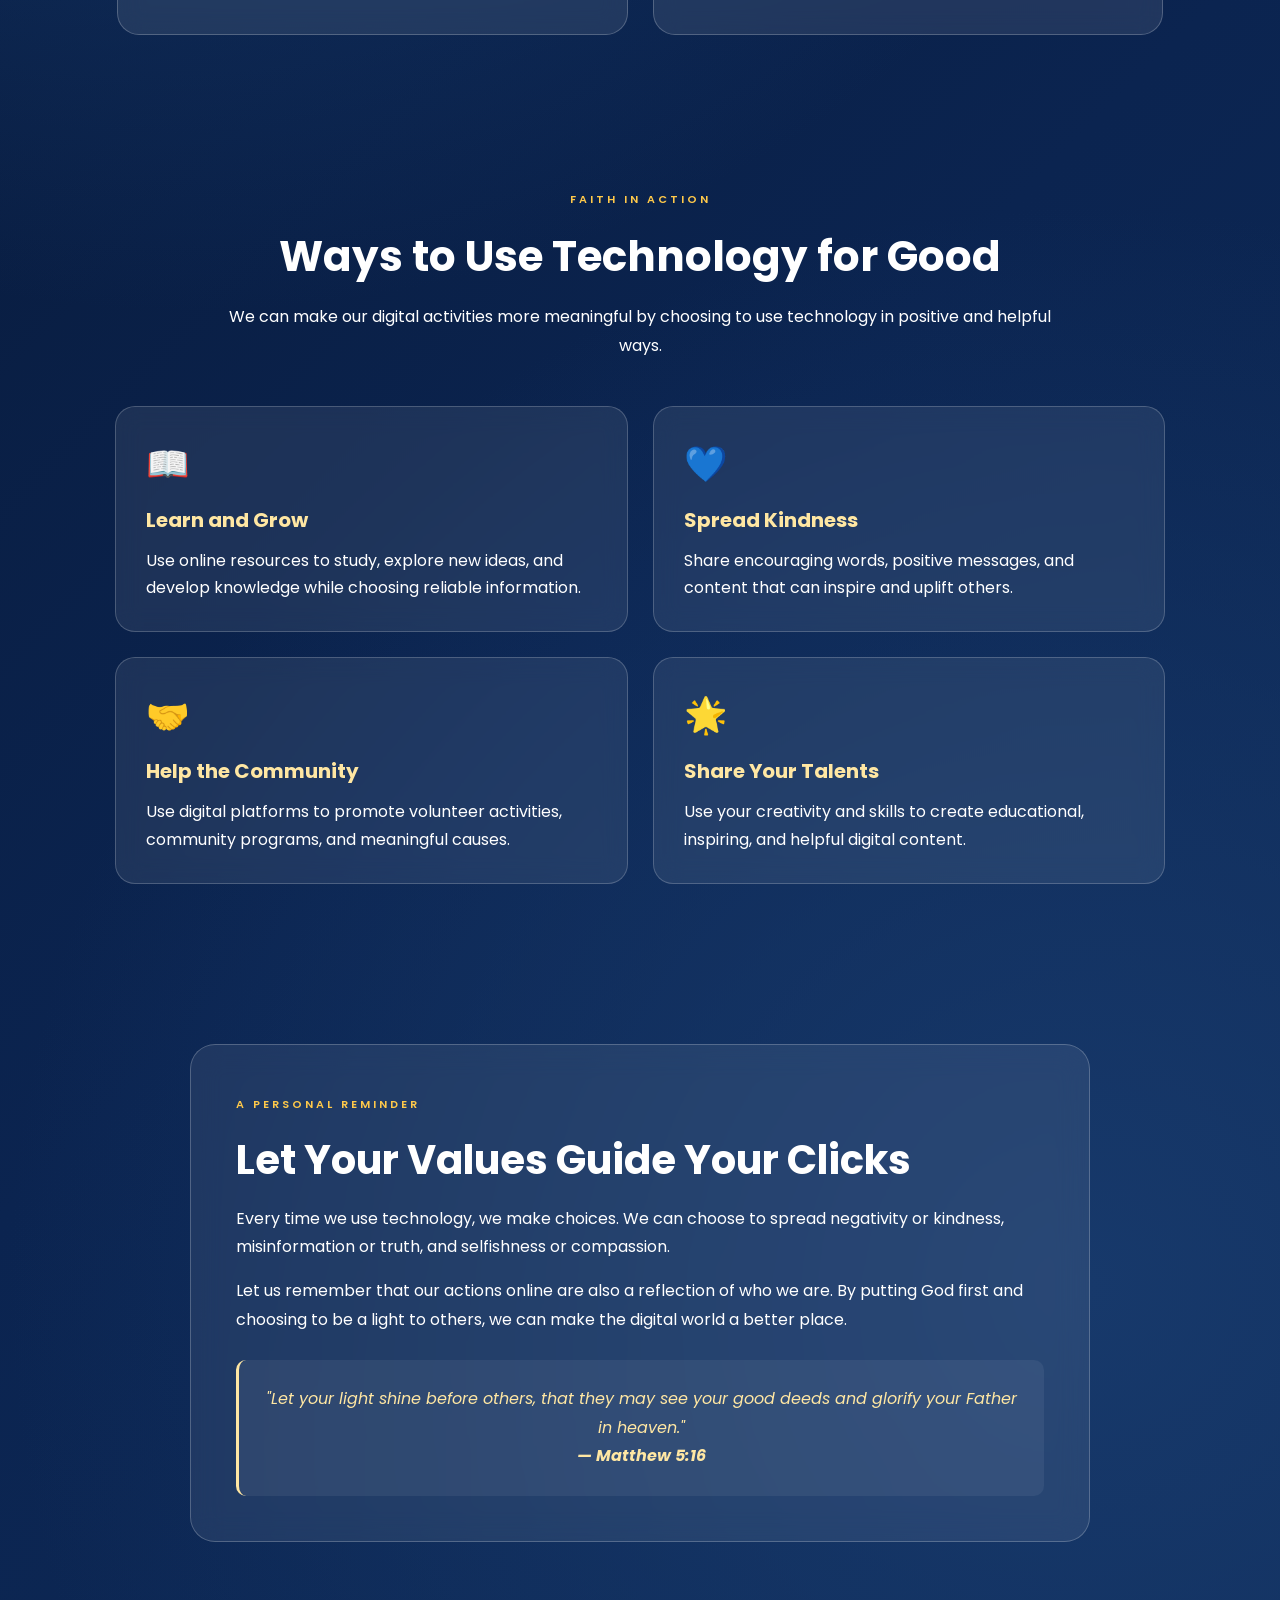
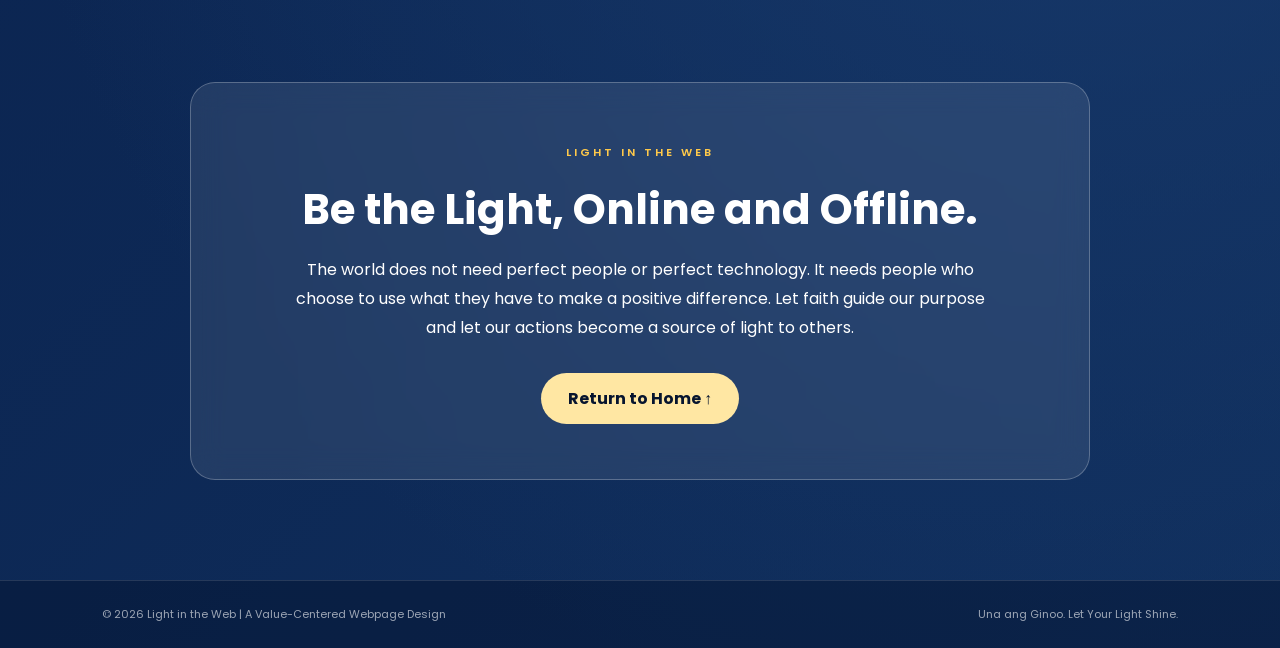
<file: faith-tech.html>
<!DOCTYPE html>
<html lang="en">
<style>

/* =========================================
   FAITH AND TECHNOLOGY PAGE
========================================= */

.faith-tech-page {
    overflow-x: hidden;
}

/* HERO SECTION */

.faith-hero {
    min-height: 75vh;
    display: flex;
    align-items: center;
    justify-content: center;
    text-align: center;
    padding: 100px 8%;
}

.faith-hero-content {
    width: 100%;
    max-width: 850px;
    padding: 55px 45px;
    border-radius: 25px;
    background: rgba(255, 255, 255, 0.08);
    border: 1px solid rgba(255, 255, 255, 0.25);
    backdrop-filter: blur(15px);
    -webkit-backdrop-filter: blur(15px);
    box-shadow: 0 8px 32px rgba(0, 0, 0, 0.2);
}

.section-label {
    color: var(--soft-yellow);
    font-size: 13px;
    font-weight: 700;
    letter-spacing: 3px;
}

.faith-hero h1 {
    color: var(--white);
    font-size: clamp(40px, 6vw, 68px);
    line-height: 1.15;
    margin: 20px 0;
}

.faith-hero p {
    color: var(--white);
    line-height: 1.8;
    max-width: 680px;
    margin: 0 auto 30px;
}

.faith-btn {
    display: inline-block;
    padding: 13px 27px;
    background: var(--soft-yellow);
    color: var(--midnight);
    text-decoration: none;
    border-radius: 30px;
    font-weight: 700;
    transition: 0.3s ease;
}

.faith-btn:hover {
    transform: translateY(-4px);
    box-shadow: 0 8px 20px rgba(255, 215, 100, 0.25);
}

/* INTRODUCTION */

.faith-intro {
    padding: 65px 10%;
}

.faith-heading {
    max-width: 850px;
    margin: 0 auto 45px;
    text-align: center;
}

.faith-heading h2 {
    color: var(--white);
    font-size: clamp(28px, 4vw, 42px);
    margin: 15px 0;
}

.faith-heading p {
    color: var(--white);
    line-height: 1.8;
}

/* TWO MAIN VALUES */

.faith-values {
    display: grid;
    grid-template-columns: repeat(2, 1fr);
    gap: 25px;
    padding: 30px 8% 80px;
    max-width: 1250px;
    margin: auto;
}

.faith-value-card {
    padding: 40px 32px;
    border-radius: 22px;
    background: rgba(255, 255, 255, 0.09);
    border: 1px solid rgba(255, 255, 255, 0.22);
    backdrop-filter: blur(12px);
    -webkit-backdrop-filter: blur(12px);
    transition: 0.3s ease;
}

.faith-value-card:hover {
    transform: translateY(-7px);
    border-color: var(--soft-yellow);
}

.faith-value-icon {
    font-size: 42px;
    margin-bottom: 20px;
}

.faith-value-card h2 {
    color: var(--soft-yellow);
    font-size: 28px;
    margin: 15px 0;
}

.faith-value-card p {
    color: var(--white);
    line-height: 1.8;
}

/* WAYS TO USE TECHNOLOGY */

.faith-practices {
    padding: 70px 8% 90px;
}

.faith-practices-grid {
    display: grid;
    grid-template-columns: repeat(2, 1fr);
    gap: 25px;
    max-width: 1050px;
    margin: auto;
}

.faith-practice-card {
    padding: 30px;
    border-radius: 20px;
    background: rgba(255, 255, 255, 0.08);
    border: 1px solid rgba(255, 255, 255, 0.2);
    backdrop-filter: blur(12px);
    -webkit-backdrop-filter: blur(12px);
    transition: 0.3s ease;
}

.faith-practice-card:hover {
    transform: translateY(-6px);
    background: rgba(255, 255, 255, 0.14);
}

.practice-icon {
    font-size: 35px;
    margin-bottom: 15px;
}

.faith-practice-card h3 {
    color: var(--soft-yellow);
    margin-bottom: 12px;
    font-size: 20px;
}

.faith-practice-card p {
    color: var(--white);
    line-height: 1.7;
}

/* REFLECTION SECTION */

.faith-reflection {
    padding: 70px 10%;
    display: flex;
    justify-content: center;
}

.faith-reflection-content {
    max-width: 900px;
    width: 100%;
    padding: 45px;
    border-radius: 25px;
    background: rgba(255, 255, 255, 0.08);
    border: 1px solid rgba(255, 255, 255, 0.22);
    backdrop-filter: blur(15px);
    -webkit-backdrop-filter: blur(15px);
}

.faith-reflection-content h2 {
    color: var(--white);
    font-size: clamp(28px, 4vw, 40px);
    margin: 15px 0;
}

.faith-reflection-content p {
    color: var(--white);
    line-height: 1.8;
    margin: 15px 0;
}

.faith-quote {
    color: var(--soft-yellow);
    text-align: center;
    font-style: italic;
    line-height: 1.8;
    padding: 25px;
    margin-top: 25px;
    border-left: 3px solid var(--soft-yellow);
    background: rgba(255, 255, 255, 0.06);
    border-radius: 10px;
}

/* FINAL MESSAGE */

.faith-ending {
    padding: 70px 8% 100px;
    text-align: center;
}

.faith-ending-box {
    max-width: 900px;
    margin: auto;
    padding: 55px 40px;
    border-radius: 25px;
    background: rgba(255, 255, 255, 0.09);
    border: 1px solid rgba(255, 255, 255, 0.25);
    backdrop-filter: blur(15px);
    -webkit-backdrop-filter: blur(15px);
}

.faith-ending-box h2 {
    color: var(--white);
    font-size: clamp(28px, 4vw, 42px);
    margin: 15px 0;
}

.faith-ending-box p {
    color: var(--white);
    line-height: 1.8;
    max-width: 700px;
    margin: 15px auto 30px;
}

/* RESPONSIVE DESIGN */

@media (max-width: 768px) {
    .faith-values,
    .faith-practices-grid {
        grid-template-columns: 1fr;
    }

    .faith-hero {
        padding: 70px 5%;
    }

    .faith-hero-content,
    .faith-reflection-content,
    .faith-ending-box {
        padding: 30px 22px;
    }

    .faith-intro,
    .faith-practices,
    .faith-reflection,
    .faith-ending {
        padding-left: 6%;
        padding-right: 6%;
    }
}

</style>
<head>
    <meta charset="UTF-8">
    <meta name="viewport" content="width=device-width, initial-scale=1.0">
    <title>Community Advocacy | Light in the Web</title>

    <link rel="stylesheet" href="style.css">

    <link rel="preconnect" href="https://fonts.googleapis.com">
    <link rel="preconnect" href="https://fonts.gstatic.com" crossorigin>
    <link href="https://fonts.googleapis.com/css2?family=Poppins:wght@300;400;500;600;700;800&display=swap" rel="stylesheet">
</head>

<body>

    <!-- BACKGROUND EFFECTS -->
    <div class="background-glow glow-one"></div>
    <div class="background-glow glow-two"></div>
    <div class="background-glow glow-three"></div>

    <!-- HEADER -->
    <header class="header">
        <a href="index.html" class="logo">
            <span class="logo-icon">✦</span>
            <span>Light in the <span class="logo-highlight">Web</span></span>
        </a>

        <nav class="navigation">
            <a href="index.html">Home</a>
            <a href="reflection.html">Reflection</a>
            <a href="community.html">Community</a>
            <a href="portfolio.html">Portfolio</a>
            <a href="education.html">Education</a>
            <a href="faith-tech.html">Faith & Tech</a>
            <a href="index.html" class="logout-link">Logout ↗</a>
        </nav>
    </header>

    <!-- HERO SECTION -->
    <section class="faith-hero">
        <div class="faith-hero-content">
            <span class="section-label">FAITH IN A DIGITAL WORLD</span>

            <h1>Faith Meets <br> Technology</h1>

            <p>
                Technology continues to shape the way we learn, communicate,
                and connect with others. With faith as our guide, we can use
                these tools to share kindness, inspire others, and make a
                positive difference.
            </p>

            <a href="#faith-connection" class="faith-btn">
                Discover the Connection ↓
            </a>
        </div>
    </section>

    <!-- FAITH AND TECHNOLOGY -->
    <section class="faith-intro" id="faith-connection">
        <div class="faith-heading">
            <span class="section-label">OUR VALUES</span>
            <h2>Can Faith and Technology Work Together?</h2>

            <p>
                Yes! Faith and technology can work together when we use
                digital tools with purpose, honesty, compassion, and
                responsibility. Technology is not only for entertainment
                or convenience; it can also become a way to serve others
                and spread positive messages.
            </p>
        </div>
    </section>

    <!-- TWO MAIN VALUES -->
    <section class="faith-values">
        <div class="faith-value-card">
            <div class="faith-value-icon">🙏</div>
            <span class="section-label">VALUE ONE</span>
            <h2>Una ang Ginoo</h2>

            <p>
                Putting God first means allowing our faith and values to
                guide our decisions, including the way we use technology.
                We should choose actions that reflect honesty, kindness,
                respect, and responsibility.
            </p>
        </div>

        <div class="faith-value-card">
            <div class="faith-value-icon">✨</div>
            <span class="section-label">VALUE TWO</span>
            <h2>Light of the World</h2>

            <p>
                Being the light of the world means becoming a positive
                influence on others. Through technology, we can encourage
                people, share meaningful messages, and use our skills to
                help our communities.
            </p>
        </div>
    </section>

    <!-- WAYS TO USE TECHNOLOGY -->
    <section class="faith-practices">
        <div class="faith-heading">
            <span class="section-label">FAITH IN ACTION</span>
            <h2>Ways to Use Technology for Good</h2>

            <p>
                We can make our digital activities more meaningful by
                choosing to use technology in positive and helpful ways.
            </p>
        </div>

        <div class="faith-practices-grid">

            <div class="faith-practice-card">
                <div class="practice-icon">📖</div>
                <h3>Learn and Grow</h3>
                <p>
                    Use online resources to study, explore new ideas,
                    and develop knowledge while choosing reliable information.
                </p>
            </div>

            <div class="faith-practice-card">
                <div class="practice-icon">💙</div>
                <h3>Spread Kindness</h3>
                <p>
                    Share encouraging words, positive messages, and
                    content that can inspire and uplift others.
                </p>
            </div>

            <div class="faith-practice-card">
                <div class="practice-icon">🤝</div>
                <h3>Help the Community</h3>
                <p>
                    Use digital platforms to promote volunteer activities,
                    community programs, and meaningful causes.
                </p>
            </div>

            <div class="faith-practice-card">
                <div class="practice-icon">🌟</div>
                <h3>Share Your Talents</h3>
                <p>
                    Use your creativity and skills to create educational,
                    inspiring, and helpful digital content.
                </p>
            </div>

        </div>
    </section>

    <!-- REFLECTION -->
    <section class="faith-reflection">
        <div class="faith-reflection-content">
            <span class="section-label">A PERSONAL REMINDER</span>

            <h2>Let Your Values Guide Your Clicks</h2>

            <p>
                Every time we use technology, we make choices. We can choose
                to spread negativity or kindness, misinformation or truth,
                and selfishness or compassion.
            </p>

            <p>
                Let us remember that our actions online are also a reflection
                of who we are. By putting God first and choosing to be a light
                to others, we can make the digital world a better place.
            </p>

            <div class="faith-quote">
                "Let your light shine before others, that they may see
                your good deeds and glorify your Father in heaven."
                <br>
                <strong>— Matthew 5:16</strong>
            </div>
        </div>
    </section>

    <!-- FINAL MESSAGE -->
    <section class="faith-ending">
        <div class="faith-ending-box">
            <span class="section-label">LIGHT IN THE WEB</span>

            <h2>Be the Light, Online and Offline.</h2>

            <p>
                The world does not need perfect people or perfect technology.
                It needs people who choose to use what they have to make
                a positive difference. Let faith guide our purpose and
                let our actions become a source of light to others.
            </p>

            <a href="index.html" class="faith-btn">
                Return to Home ↑
            </a>
        </div>
    </section>

    <!-- FOOTER -->
    <footer class="footer">
        <p>© 2026 Light in the Web | A Value-Centered Webpage Design</p>
        <p>Una ang Ginoo. Let Your Light Shine.</p>
    </footer>

</body>
</html>
</file>
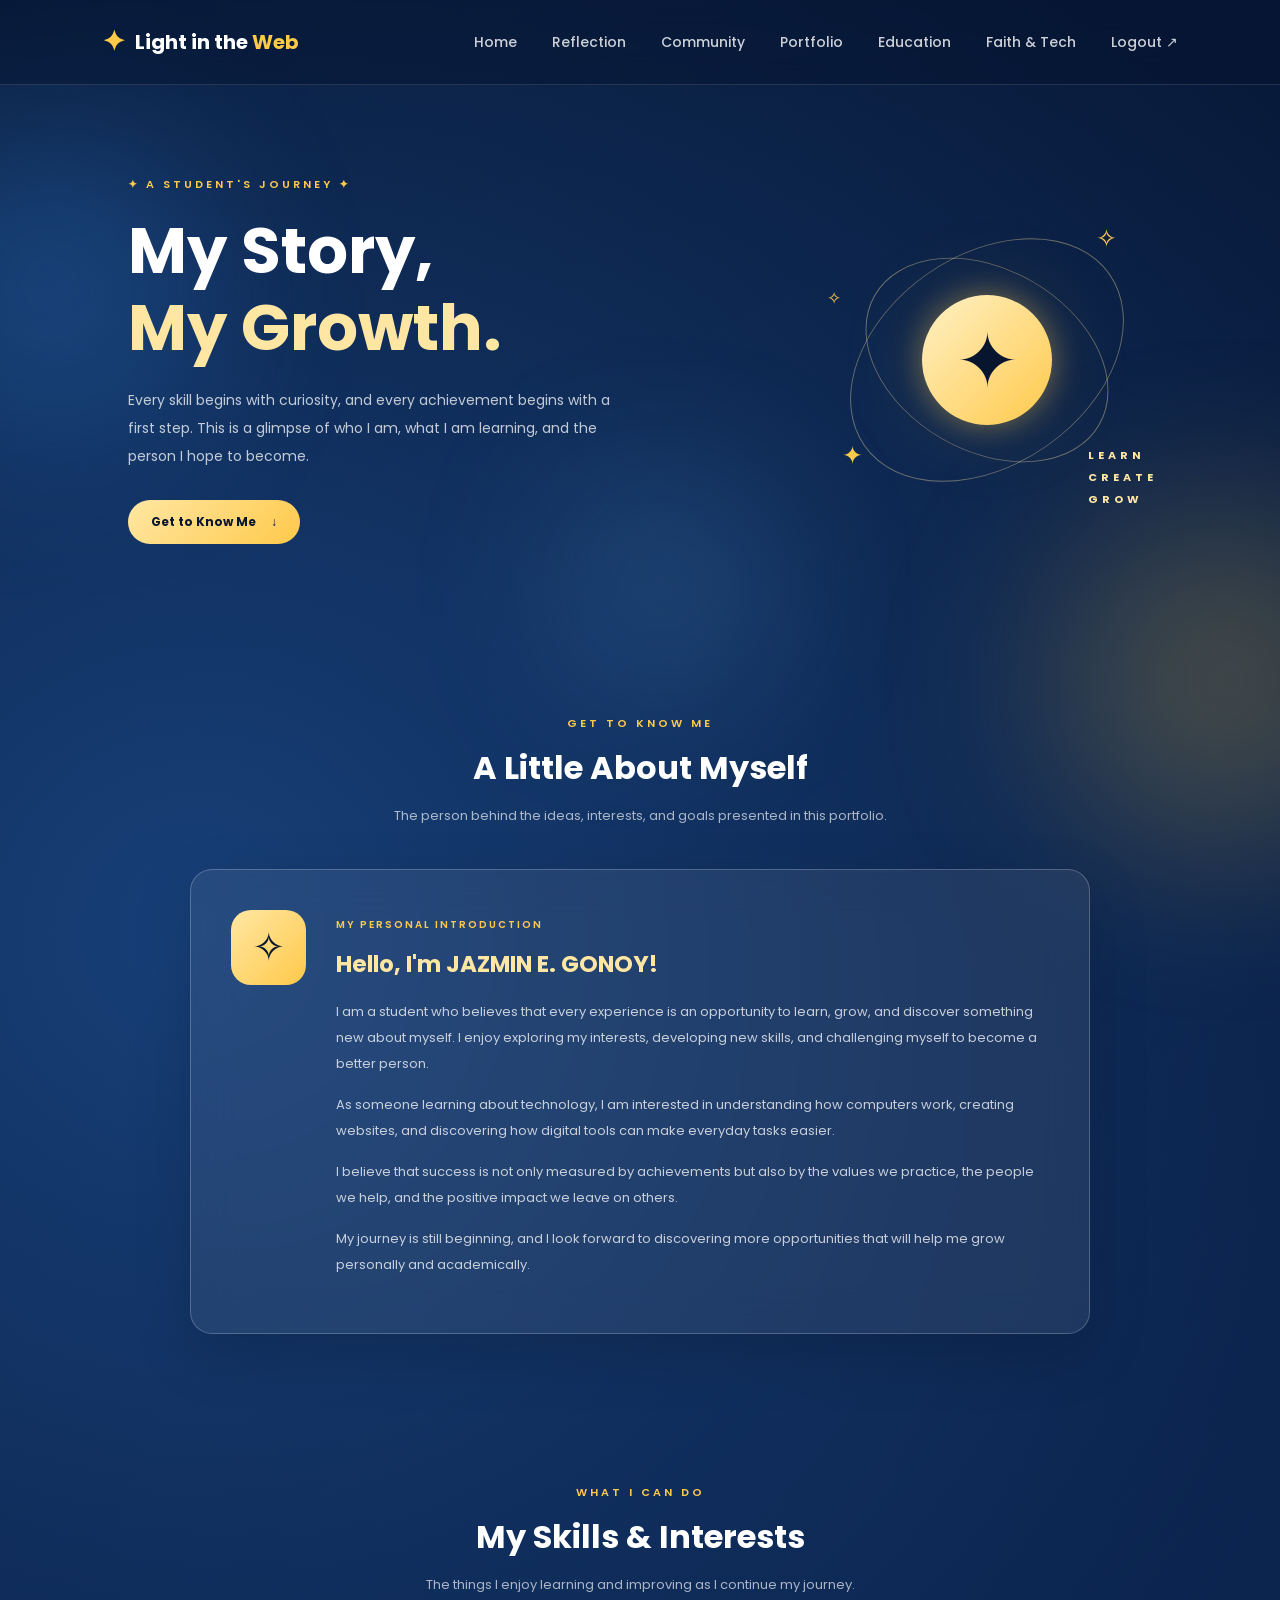
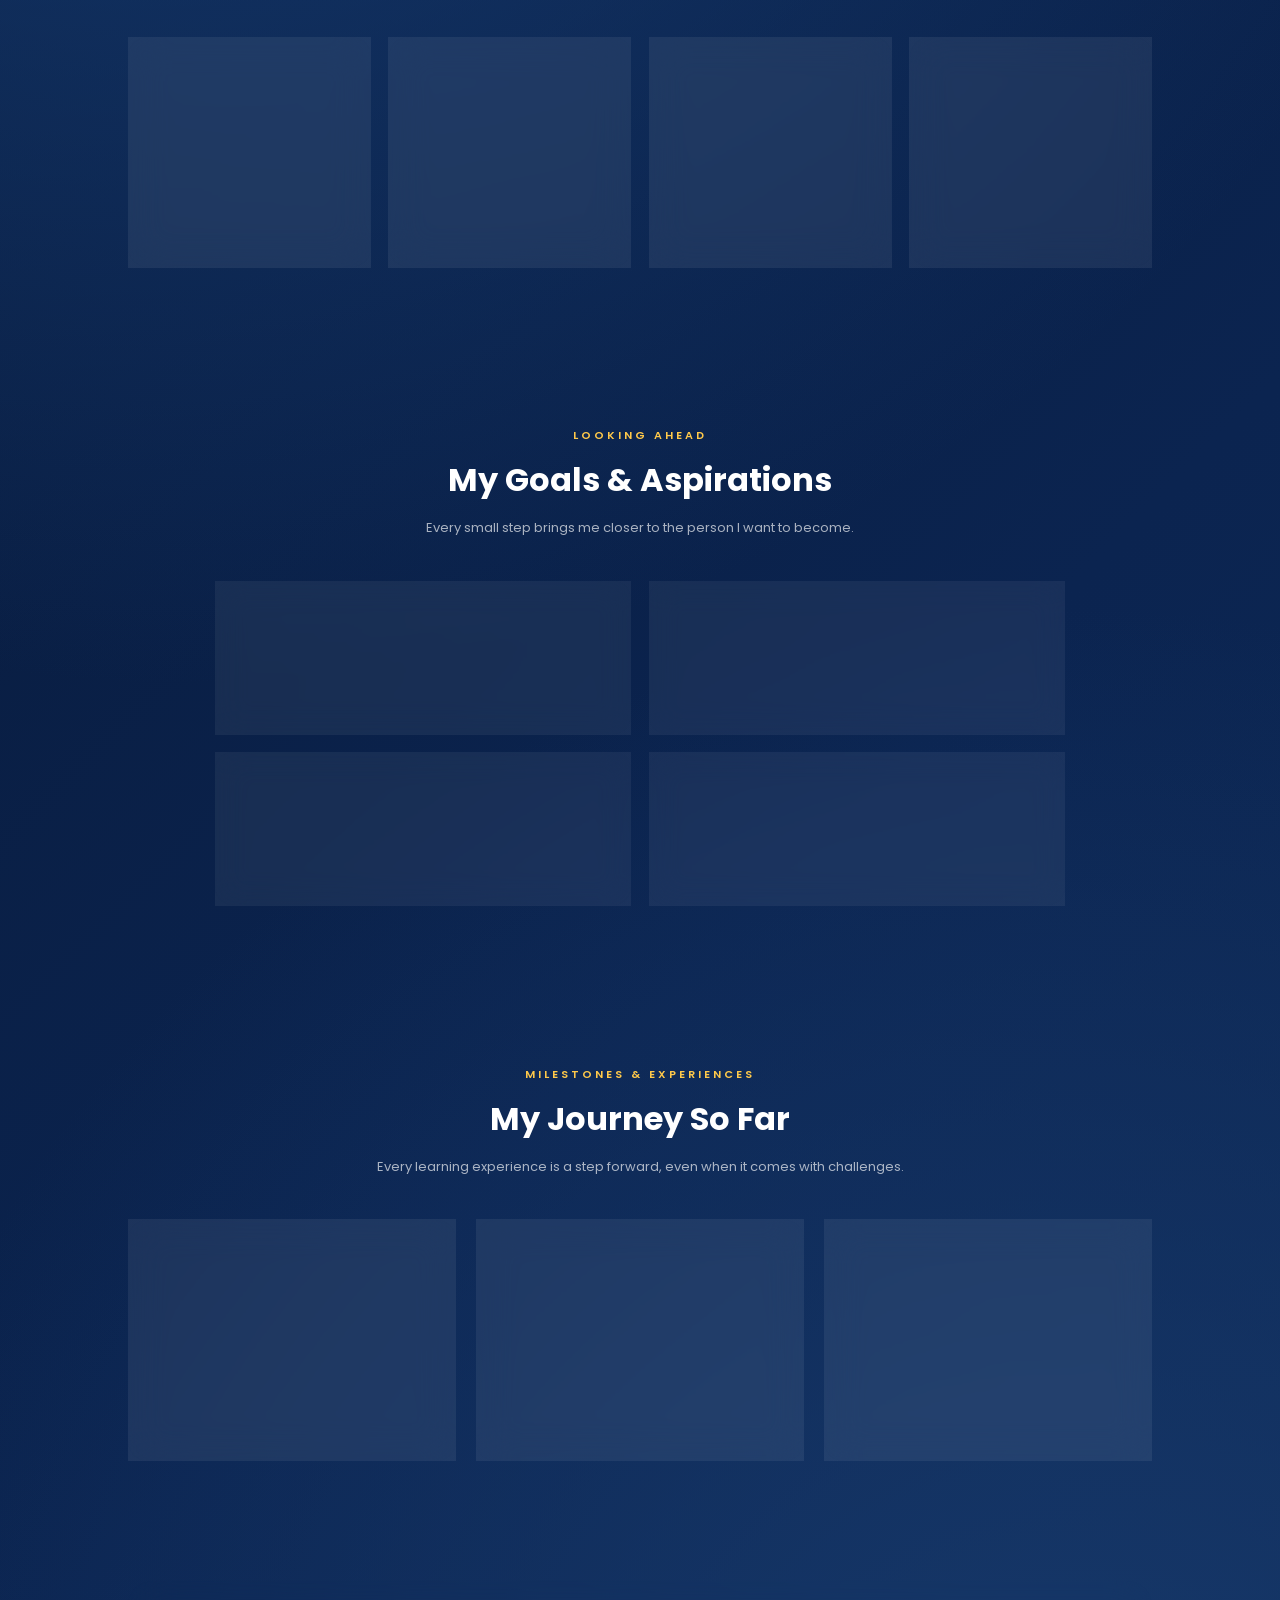
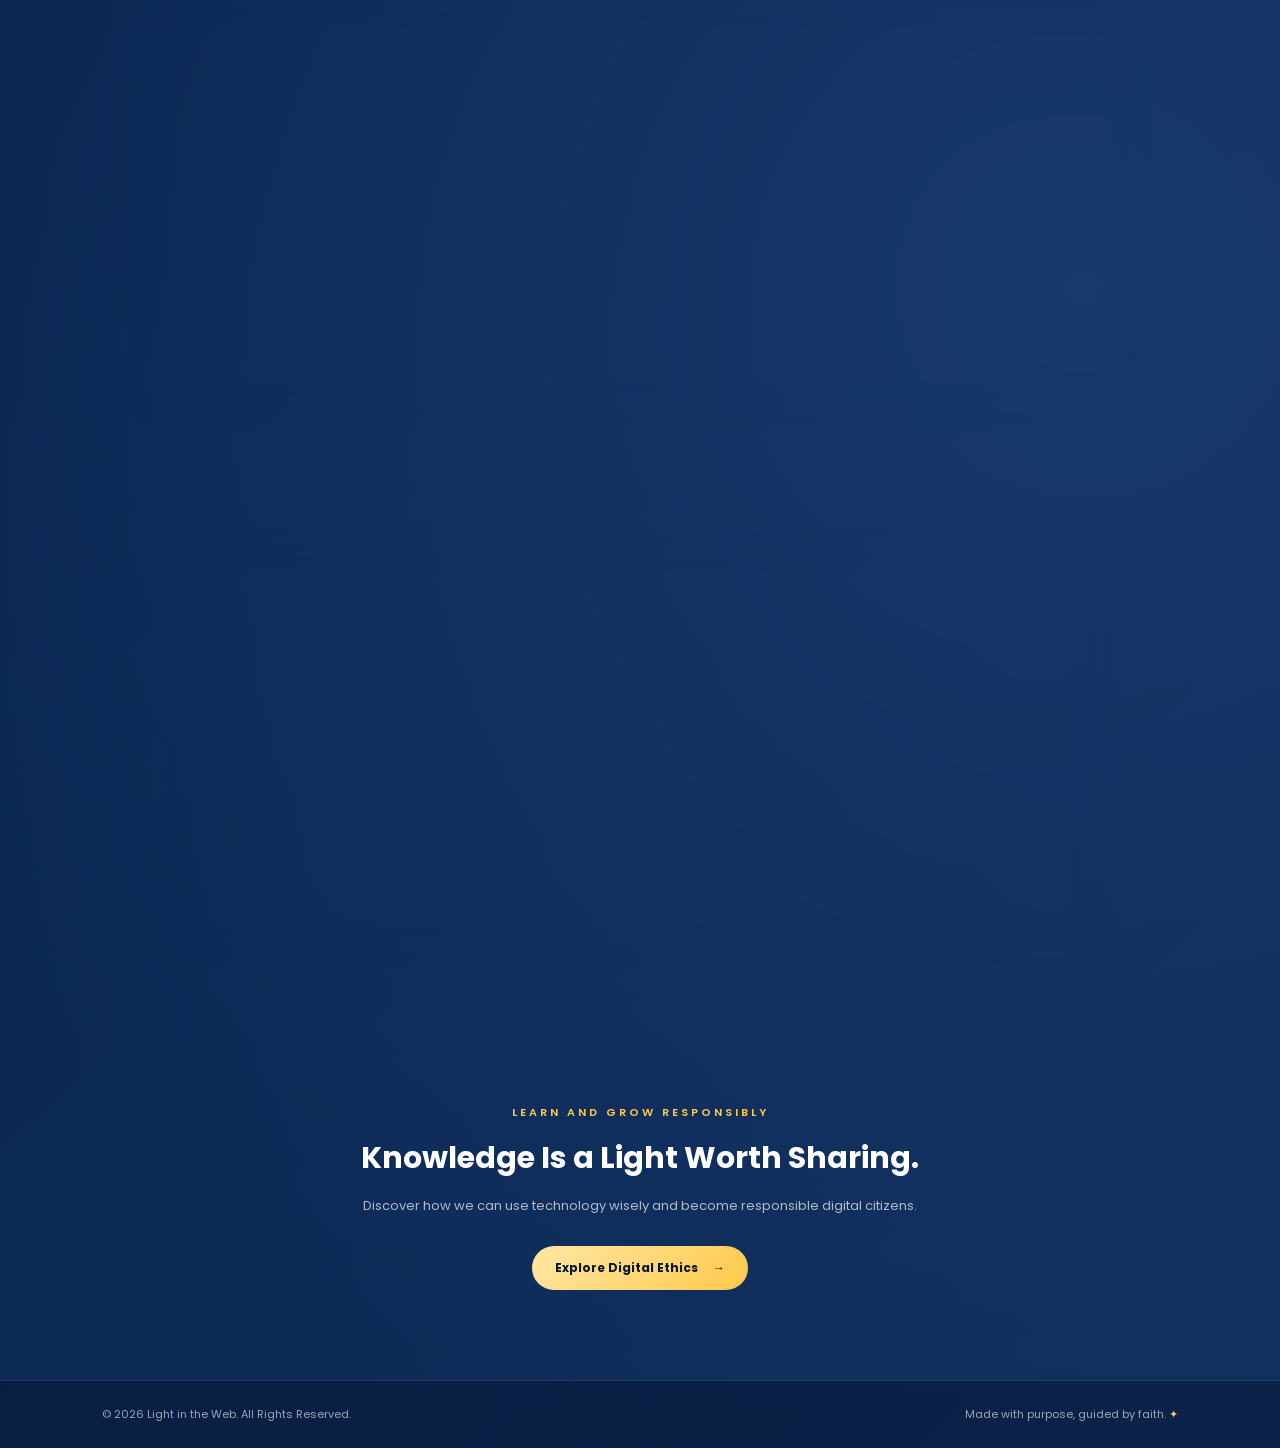
<file: portfolio.html>
<!DOCTYPE html>
<html lang="en">
<style>

/* =========================================
   INSPIRATIONAL PORTFOLIO PAGE
========================================= */

/* PORTFOLIO HERO */
.portfolio-hero {
    min-height: 550px;
    padding: 75px 10%;
    display: flex;
    align-items: center;
    justify-content: space-between;
    gap: 50px;
    position: relative;
    z-index: 1;
}

.portfolio-hero-content {
    max-width: 600px;
    flex: 1;
}

.portfolio-hero-content h1 {
    margin: 20px 0;
    font-size: clamp(42px, 5vw, 65px);
    line-height: 1.2;
}

.portfolio-hero-content h1 span {
    display: block;
    color: var(--soft-yellow);
}

.portfolio-hero-content > p:not(.welcome-label) {
    max-width: 500px;
    color: rgba(255, 255, 255, 0.75);
    font-size: 14px;
    line-height: 2;
}

.portfolio-button {
    display: inline-flex;
    align-items: center;
    gap: 15px;
    margin-top: 30px;
    padding: 13px 23px;
    border-radius: 30px;
    color: var(--midnight);
    background: linear-gradient(135deg, var(--soft-yellow), var(--gold));
    font-size: 12px;
    font-weight: 700;
    text-decoration: none;
    transition: 0.3s;
}

.portfolio-button:hover {
    transform: translateY(-4px);
    box-shadow: 0 8px 25px rgba(255, 201, 74, 0.25);
}

/* HERO DECORATION */
.portfolio-hero-art {
    width: 330px;
    height: 330px;
    flex-shrink: 0;
    position: relative;
    display: flex;
    align-items: center;
    justify-content: center;
}

.portfolio-orbit {
    position: absolute;
    border: 1px solid rgba(255, 231, 163, 0.4);
    border-radius: 50%;
}

.portfolio-orbit-one {
    width: 260px;
    height: 260px;
    transform: rotate(30deg) scaleY(0.7);
}

.portfolio-orbit-two {
    width: 300px;
    height: 300px;
    transform: rotate(-35deg) scaleY(0.7);
}

.portfolio-profile-glow {
    width: 130px;
    height: 130px;
    display: flex;
    align-items: center;
    justify-content: center;
    border-radius: 50%;
    color: var(--midnight);
    background: linear-gradient(135deg, #fff1c6, var(--gold));
    font-size: 75px;
    box-shadow:
        0 0 30px rgba(255, 201, 74, 0.4),
        0 0 90px rgba(255, 201, 74, 0.15);
    z-index: 1;
}

.portfolio-art-caption {
    position: absolute;
    right: -5px;
    bottom: 15px;
    display: flex;
    flex-direction: column;
    color: var(--soft-yellow);
    font-size: 11px;
    font-weight: 700;
    letter-spacing: 4px;
    line-height: 2;
}

.portfolio-floating-star {
    position: absolute;
    color: var(--gold);
    font-size: 25px;
}

.star-a {
    top: 25px;
    right: 35px;
}

.star-b {
    bottom: 50px;
    left: 20px;
}

.star-c {
    top: 90px;
    left: 5px;
    font-size: 17px;
}

/* SECTION HEADINGS */
.portfolio-heading {
    max-width: 650px;
    margin: 0 auto 40px;
    text-align: center;
}

.portfolio-heading h2 {
    margin: 12px 0;
    font-size: 32px;
}

.portfolio-heading > p:last-child {
    color: rgba(255, 255, 255, 0.65);
    font-size: 13px;
    line-height: 1.9;
}

/* ABOUT ME */
.about-me-section {
    padding: 80px 10%;
    position: relative;
    z-index: 1;
}

.about-me-card {
    max-width: 900px;
    margin: auto;
    padding: 40px;
    display: flex;
    align-items: flex-start;
    gap: 30px;
    border: 1px solid var(--glass-border);
    border-radius: 22px;
    background: rgba(255, 255, 255, 0.07);
    backdrop-filter: blur(20px);
    -webkit-backdrop-filter: blur(20px);
    box-shadow: 0 20px 60px rgba(0, 0, 0, 0.15);
}

.about-me-symbol {
    width: 75px;
    height: 75px;
    flex-shrink: 0;
    display: flex;
    align-items: center;
    justify-content: center;
    border-radius: 20px;
    color: var(--midnight);
    background: linear-gradient(135deg, var(--soft-yellow), var(--gold));
    font-size: 40px;
}

.about-me-content {
    flex: 1;
}

.card-number {
    color: var(--gold);
    font-size: 10px;
    font-weight: 600;
    letter-spacing: 2px;
}

.about-me-content h3 {
    margin: 12px 0 18px;
    color: var(--soft-yellow);
    font-size: 23px;
}

.about-me-content p {
    margin-bottom: 15px;
    color: rgba(255, 255, 255, 0.75);
    font-size: 13px;
    line-height: 2;
}

/* SKILLS */
.skills-section {
    padding: 70px 10% 90px;
    position: relative;
    z-index: 1;
}

.skills-grid {
    display: grid;
    grid-template-columns: repeat(4, 1fr);
    gap: 18px;
}

.skill-card {
    min-height: 230px;
    padding: 28px 22px;
    border: 1px solid var(--glass-border);
    border-radius: 20px;
    background: rgba(255, 255, 255, 0.07);
    backdrop-filter: blur(18px);
    -webkit-backdrop-filter: blur(18px);
    transition: 0.3s;
}

.skill-card:hover {
    transform: translateY(-7px);
    border-color: var(--gold);
    background: rgba(255, 255, 255, 0.11);
}

.skill-icon {
    width: 48px;
    height: 48px;
    display: flex;
    align-items: center;
    justify-content: center;
    border-radius: 14px;
    color: var(--midnight);
    background: linear-gradient(135deg, var(--soft-yellow), var(--gold));
    font-size: 24px;
}

.skill-card h3 {
    margin: 20px 0 10px;
    color: var(--soft-yellow);
    font-size: 16px;
}

.skill-card p {
    color: rgba(255, 255, 255, 0.68);
    font-size: 12px;
    line-height: 1.9;
}

/* GOALS */
.goals-section {
    padding: 70px 10% 90px;
    position: relative;
    z-index: 1;
}

.goals-container {
    max-width: 850px;
    margin: auto;
    display: grid;
    grid-template-columns: repeat(2, 1fr);
    gap: 18px;
}

.goal-card {
    min-height: 150px;
    padding: 25px;
    display: flex;
    align-items: flex-start;
    gap: 20px;
    border: 1px solid var(--glass-border);
    border-radius: 18px;
    background: rgba(255, 255, 255, 0.06);
    backdrop-filter: blur(15px);
    -webkit-backdrop-filter: blur(15px);
    transition: 0.3s;
}

.goal-card:hover {
    transform: translateY(-5px);
    border-color: rgba(255, 201, 74, 0.6);
}

.goal-number {
    color: var(--gold);
    font-size: 25px;
    font-weight: 700;
}

.goal-card h3 {
    margin-bottom: 8px;
    color: var(--soft-yellow);
    font-size: 16px;
}

.goal-card p {
    color: rgba(255, 255, 255, 0.68);
    font-size: 12px;
    line-height: 1.9;
}

/* LEARNING EXPERIENCES */
.achievements-section {
    padding: 70px 10% 90px;
    position: relative;
    z-index: 1;
}

.achievements-grid {
    display: grid;
    grid-template-columns: repeat(3, 1fr);
    gap: 20px;
}

.achievement-card {
    padding: 30px 25px;
    border: 1px solid var(--glass-border);
    border-radius: 20px;
    background: rgba(255, 255, 255, 0.07);
    backdrop-filter: blur(18px);
    -webkit-backdrop-filter: blur(18px);
    transition: 0.3s;
}

.achievement-card:hover {
    transform: translateY(-6px);
    border-color: var(--gold);
}

.achievement-icon {
    display: block;
    margin-bottom: 20px;
    color: var(--gold);
    font-size: 35px;
}

.achievement-card h3 {
    margin-bottom: 12px;
    color: var(--soft-yellow);
    font-size: 17px;
}

.achievement-card p {
    color: rgba(255, 255, 255, 0.68);
    font-size: 12px;
    line-height: 1.9;
}

/* PERSONAL VALUES */
.portfolio-values {
    margin: 30px 10% 70px;
    padding: 55px 45px;
    position: relative;
    z-index: 1;
    border: 1px solid rgba(255, 231, 163, 0.25);
    border-radius: 25px;
    background:
        linear-gradient(120deg,
        rgba(24, 74, 133, 0.6),
        rgba(10, 31, 67, 0.75));
    backdrop-filter: blur(20px);
    -webkit-backdrop-filter: blur(20px);
}

.portfolio-values-content {
    max-width: 850px;
    margin: auto;
    text-align: center;
}

.portfolio-values-content h2 {
    margin: 15px 0;
    font-size: 30px;
}

.portfolio-values-content > p:not(.section-label) {
    color: rgba(255, 255, 255, 0.7);
    font-size: 13px;
    line-height: 1.9;
}

.portfolio-values-grid {
    margin-top: 35px;
    display: grid;
    grid-template-columns: repeat(3, 1fr);
    gap: 20px;
}

.portfolio-value {
    padding: 25px 15px;
    border: 1px solid rgba(255, 255, 255, 0.13);
    border-radius: 17px;
    background: rgba(255, 255, 255, 0.05);
}

.portfolio-value > span {
    color: var(--gold);
    font-size: 30px;
}

.portfolio-value h3 {
    margin: 12px 0 8px;
    color: var(--soft-yellow);
    font-size: 16px;
}

.portfolio-value p {
    color: rgba(255, 255, 255, 0.68);
    font-size: 11px;
    line-height: 1.8;
}

/* CLOSING */
.portfolio-closing {
    padding: 30px 10% 70px;
    position: relative;
    z-index: 1;
}

.portfolio-closing-card {
    max-width: 950px;
    margin: auto;
    padding: 60px 45px;
    text-align: center;
    border: 1px solid rgba(255, 231, 163, 0.25);
    border-radius: 25px;
    background:
        linear-gradient(145deg,
        rgba(36, 91, 151, 0.45),
        rgba(255, 255, 255, 0.06));
    backdrop-filter: blur(20px);
    -webkit-backdrop-filter: blur(20px);
}

.portfolio-closing-card h2 {
    margin: 20px 0;
    font-size: 35px;
    line-height: 1.4;
}

.portfolio-closing-card h2 span {
    display: block;
    color: var(--soft-yellow);
}

.portfolio-closing-card > p:not(.section-label) {
    max-width: 650px;
    margin: auto;
    color: rgba(255, 255, 255, 0.72);
    font-size: 13px;
    line-height: 2;
}

.portfolio-closing-star {
    display: block;
    margin: 25px 0 10px;
    color: var(--gold);
    font-size: 35px;
}

.portfolio-closing-card h3 {
    color: var(--soft-yellow);
    font-size: 14px;
    font-weight: 500;
}

/* NEXT PAGE */
.portfolio-next {
    padding: 70px 10% 90px;
    text-align: center;
    position: relative;
    z-index: 1;
}

.portfolio-next h2 {
    margin: 15px 0;
    font-size: 30px;
}

.portfolio-next > p:not(.section-label) {
    color: rgba(255, 255, 255, 0.68);
    font-size: 13px;
}

/* RESPONSIVE DESIGN */
@media (max-width: 950px) {
    .portfolio-hero {
        padding: 65px 7%;
        gap: 25px;
    }

    .portfolio-hero-art {
        width: 250px;
        height: 250px;
    }

    .portfolio-profile-glow {
        width: 105px;
        height: 105px;
    }

    .portfolio-orbit-one {
        width: 210px;
        height: 210px;
    }

    .portfolio-orbit-two {
        width: 240px;
        height: 240px;
    }

    .skills-grid {
        grid-template-columns: repeat(2, 1fr);
    }
}

@media (max-width: 700px) {
    .portfolio-hero {
        flex-direction: column;
        padding: 60px 7%;
        text-align: center;
    }

    .portfolio-hero-content > p:not(.welcome-label) {
        margin: auto;
    }

    .portfolio-hero-art {
        margin-top: 20px;
    }

    .about-me-section,
    .skills-section,
    .goals-section,
    .achievements-section {
        padding: 55px 7%;
    }

    .portfolio-heading h2 {
        font-size: 26px;
    }

    .about-me-card {
        padding: 28px 22px;
        flex-direction: column;
    }

    .about-me-content h3 {
        font-size: 20px;
    }

    .skills-grid,
    .goals-container,
    .achievements-grid {
        grid-template-columns: 1fr;
    }

    .skill-card {
        min-height: auto;
    }

    .portfolio-values {
        margin: 20px 6% 50px;
        padding: 40px 22px;
    }

    .portfolio-values-content h2 {
        font-size: 25px;
    }

    .portfolio-values-grid {
        grid-template-columns: 1fr;
    }

    .portfolio-closing {
        padding: 20px 6% 55px;
    }

    .portfolio-closing-card {
        padding: 40px 22px;
    }

    .portfolio-closing-card h2 {
        font-size: 27px;
    }

    .portfolio-next {
        padding: 55px 7%;
    }

    .portfolio-next h2 {
        font-size: 25px;
    }
}
</style>
<head>
    <meta charset="UTF-8">
    <meta name="viewport" content="width=device-width, initial-scale=1.0">
    <title>My Portfolio | Light in the Web</title>

    <link rel="stylesheet" href="style.css">

    <link rel="preconnect" href="https://fonts.googleapis.com">
    <link rel="preconnect" href="https://fonts.gstatic.com" crossorigin>
    <link href="https://fonts.googleapis.com/css2?family=Poppins:wght@300;400;500;600;700;800&display=swap" rel="stylesheet">
</head>

<body>

    <!-- BACKGROUND EFFECTS -->
    <div class="background-glow glow-one"></div>
    <div class="background-glow glow-two"></div>
    <div class="background-glow glow-three"></div>

    <!-- HEADER -->
    <header class="header">
        <a href="index.html" class="logo">
            <span class="logo-icon">✦</span>
            <span>Light in the <span class="logo-highlight">Web</span></span>
        </a>

        <nav class="navigation">
            <a href="index.html">Home</a>
            <a href="reflection.html">Reflection</a>
            <a href="community.html">Community</a>
            <a href="portfolio.html">Portfolio</a>
            <a href="education.html">Education</a>
            <a href="faith-tech.html">Faith & Tech</a>
            <a href="index.html" class="logout-link">Logout ↗</a>
        </nav>
    </header>

    <main>

        <!-- HERO SECTION -->
        <section class="portfolio-hero">

            <div class="portfolio-hero-content">

                <p class="welcome-label">
                    ✦ A STUDENT'S JOURNEY ✦
                </p>

                <h1>
                    My Story,
                    <span>My Growth.</span>
                </h1>

                <p>
                    Every skill begins with curiosity, and every
                    achievement begins with a first step. This is
                    a glimpse of who I am, what I am learning,
                    and the person I hope to become.
                </p>

                <a href="#about-me" class="portfolio-button">
                    Get to Know Me <span>↓</span>
                </a>

            </div>

            <!-- DECORATIVE HERO ART -->
            <div class="portfolio-hero-art">

                <div class="portfolio-orbit portfolio-orbit-one"></div>
                <div class="portfolio-orbit portfolio-orbit-two"></div>

                <div class="portfolio-profile-glow">
                    <span>✦</span>
                </div>

                <div class="portfolio-art-caption">
                    <span>LEARN</span>
                    <span>CREATE</span>
                    <span>GROW</span>
                </div>

                <span class="portfolio-floating-star star-a">✧</span>
                <span class="portfolio-floating-star star-b">✦</span>
                <span class="portfolio-floating-star star-c">✧</span>

            </div>

        </section>

        <!-- ABOUT ME -->
        <section class="about-me-section" id="about-me">

            <div class="portfolio-heading">
                <p class="section-label">GET TO KNOW ME</p>
                <h2>A Little About Myself</h2>
                <p>
                    The person behind the ideas, interests,
                    and goals presented in this portfolio.
                </p>
            </div>

            <div class="about-me-card">

                <div class="about-me-symbol">
                    ✧
                </div>

                <div class="about-me-content">

                    <span class="card-number">
                        MY PERSONAL INTRODUCTION
                    </span>

                    <h3>Hello, I'm JAZMIN E. GONOY!</h3>

                    <p>
                        I am a student who believes that every
                        experience is an opportunity to learn,
                        grow, and discover something new about
                        myself. I enjoy exploring my interests,
                        developing new skills, and challenging
                        myself to become a better person.
                    </p>

                    <p>
                        As someone learning about technology,
                        I am interested in understanding how
                        computers work, creating websites,
                        and discovering how digital tools
                        can make everyday tasks easier.
                    </p>

                    <p>
                        I believe that success is not only
                        measured by achievements but also
                        by the values we practice, the people
                        we help, and the positive impact we
                        leave on others.
                    </p>

                    <p>
                        My journey is still beginning, and I
                        look forward to discovering more
                        opportunities that will help me grow
                        personally and academically.
                    </p>

                </div>

            </div>

        </section>

        <!-- SKILLS AND INTERESTS -->
        <section class="skills-section">

            <div class="portfolio-heading">
                <p class="section-label">WHAT I CAN DO</p>
                <h2>My Skills & Interests</h2>
                <p>
                    The things I enjoy learning and improving
                    as I continue my journey.
                </p>
            </div>

            <div class="skills-grid">

                <article class="skill-card">
                    <span class="skill-icon">⌨</span>
                    <h3>Technology</h3>
                    <p>
                        Learning programming, web development,
                        and exploring how technology works.
                    </p>
                </article>

                <article class="skill-card">
                    <span class="skill-icon">✎</span>
                    <h3>Creativity</h3>
                    <p>
                        Expressing ideas through designing,
                        creating, and developing projects.
                    </p>
                </article>

                <article class="skill-card">
                    <span class="skill-icon">♡</span>
                    <h3>Communication</h3>
                    <p>
                        Sharing ideas, listening to others,
                        and building positive relationships.
                    </p>
                </article>

                <article class="skill-card">
                    <span class="skill-icon">✧</span>
                    <h3>Problem Solving</h3>
                    <p>
                        Learning to think critically and find
                        solutions to different challenges.
                    </p>
                </article>

            </div>

        </section>

        <!-- GOALS -->
        <section class="goals-section">

            <div class="portfolio-heading">
                <p class="section-label">LOOKING AHEAD</p>
                <h2>My Goals & Aspirations</h2>
                <p>
                    Every small step brings me closer to
                    the person I want to become.
                </p>
            </div>

            <div class="goals-container">

                <article class="goal-card">
                    <span class="goal-number">01</span>
                    <div>
                        <h3>Personal Growth</h3>
                        <p>
                            To become more confident, disciplined,
                            responsible, and open to learning
                            from my experiences.
                        </p>
                    </div>
                </article>

                <article class="goal-card">
                    <span class="goal-number">02</span>
                    <div>
                        <h3>Academic Success</h3>
                        <p>
                            To continue improving my knowledge,
                            develop my abilities, and work hard
                            toward achieving my academic goals.
                        </p>
                    </div>
                </article>

                <article class="goal-card">
                    <span class="goal-number">03</span>
                    <div>
                        <h3>Future Career</h3>
                        <p>
                            To build a meaningful career where
                            I can use my skills and knowledge
                            to contribute something valuable.
                        </p>
                    </div>
                </article>

                <article class="goal-card">
                    <span class="goal-number">04</span>
                    <div>
                        <h3>Faith & Purpose</h3>
                        <p>
                            To strengthen my relationship with
                            God and let my faith guide my
                            decisions, actions, and future.
                        </p>
                    </div>
                </article>

            </div>

        </section>

        <!-- LEARNING EXPERIENCES -->
        <section class="achievements-section">

            <div class="portfolio-heading">
                <p class="section-label">MILESTONES & EXPERIENCES</p>
                <h2>My Journey So Far</h2>
                <p>
                    Every learning experience is a step forward,
                    even when it comes with challenges.
                </p>
            </div>

            <div class="achievements-grid">

                <article class="achievement-card">
                    <span class="achievement-icon">⌨</span>
                    <h3>Learning to Code</h3>
                    <p>
                        Practicing programming fundamentals
                        and learning how to create simple
                        programs using C++.
                    </p>
                </article>

                <article class="achievement-card">
                    <span class="achievement-icon">✧</span>
                    <h3>Creative Projects</h3>
                    <p>
                        Exploring creativity through
                        presentations, digital designs,
                        and website development.
                    </p>
                </article>

                <article class="achievement-card">
                    <span class="achievement-icon">☼</span>
                    <h3>Personal Experiences</h3>
                    <p>
                        Developing independence, learning
                        from challenges, and discovering
                        new interests along the way.
                    </p>
                </article>

            </div>

        </section>

        <!-- PERSONAL VALUES -->
        <section class="portfolio-values">

            <div class="portfolio-values-content">

                <p class="section-label">WHAT GUIDES ME</p>

                <h2>Values That Define My Journey</h2>

                <p>
                    Beyond my skills and achievements, I believe
                    that my values shape the person I am becoming.
                </p>

                <div class="portfolio-values-grid">

                    <div class="portfolio-value">
                        <span>✦</span>
                        <h3>Faith</h3>
                        <p>
                            Keeping God at the center of my life.
                        </p>
                    </div>

                    <div class="portfolio-value">
                        <span>♡</span>
                        <h3>Integrity</h3>
                        <p>
                            Being honest and responsible in my actions.
                        </p>
                    </div>

                    <div class="portfolio-value">
                        <span>☼</span>
                        <h3>Compassion</h3>
                        <p>
                            Treating others with kindness and respect.
                        </p>
                    </div>

                </div>

            </div>

        </section>

        <!-- CLOSING -->
        <section class="portfolio-closing">

            <div class="portfolio-closing-card">

                <p class="section-label">MY PERSONAL REMINDER</p>

                <h2>
                    I Am Still Growing,
                    <span>and That Is Beautiful.</span>
                </h2>

                <p>
                    I may not have everything figured out yet,
                    but I believe that every step, mistake,
                    and experience has a purpose. With faith,
                    determination, and a willing heart,
                    I will continue moving forward.
                </p>

                <span class="portfolio-closing-star">✦</span>

                <h3>My story is still being written.</h3>

            </div>

        </section>

        <!-- NEXT PAGE -->
        <section class="portfolio-next">

            <p class="section-label">LEARN AND GROW RESPONSIBLY</p>

            <h2>Knowledge Is a Light Worth Sharing.</h2>

            <p>
                Discover how we can use technology wisely
                and become responsible digital citizens.
            </p>

            <a href="education.html" class="portfolio-button">
                Explore Digital Ethics <span>→</span>
            </a>

        </section>

    </main>

    <!-- FOOTER -->
    <footer class="footer">
        <p>© 2026 Light in the Web. All Rights Reserved.</p>
        <p>Made with purpose, guided by faith. <span>✦</span></p>
    </footer>

</body>
</html>
</file>
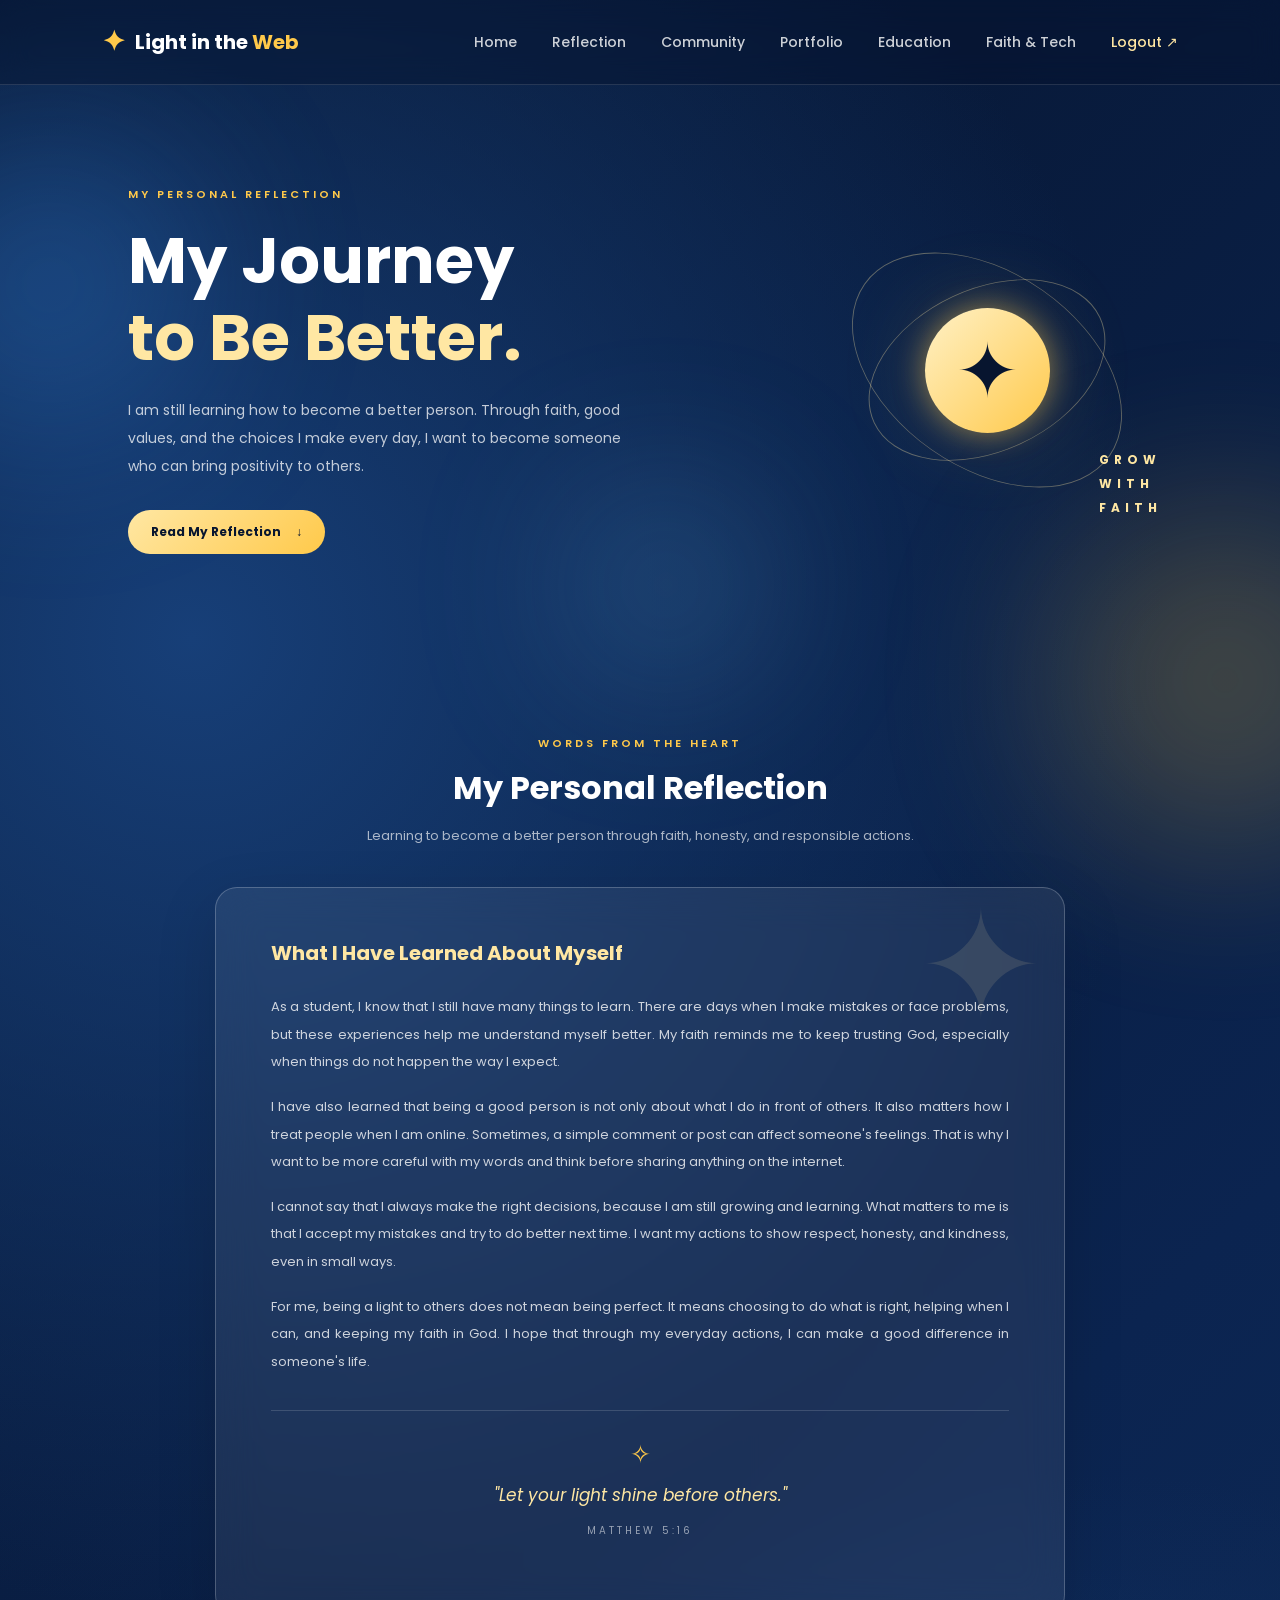
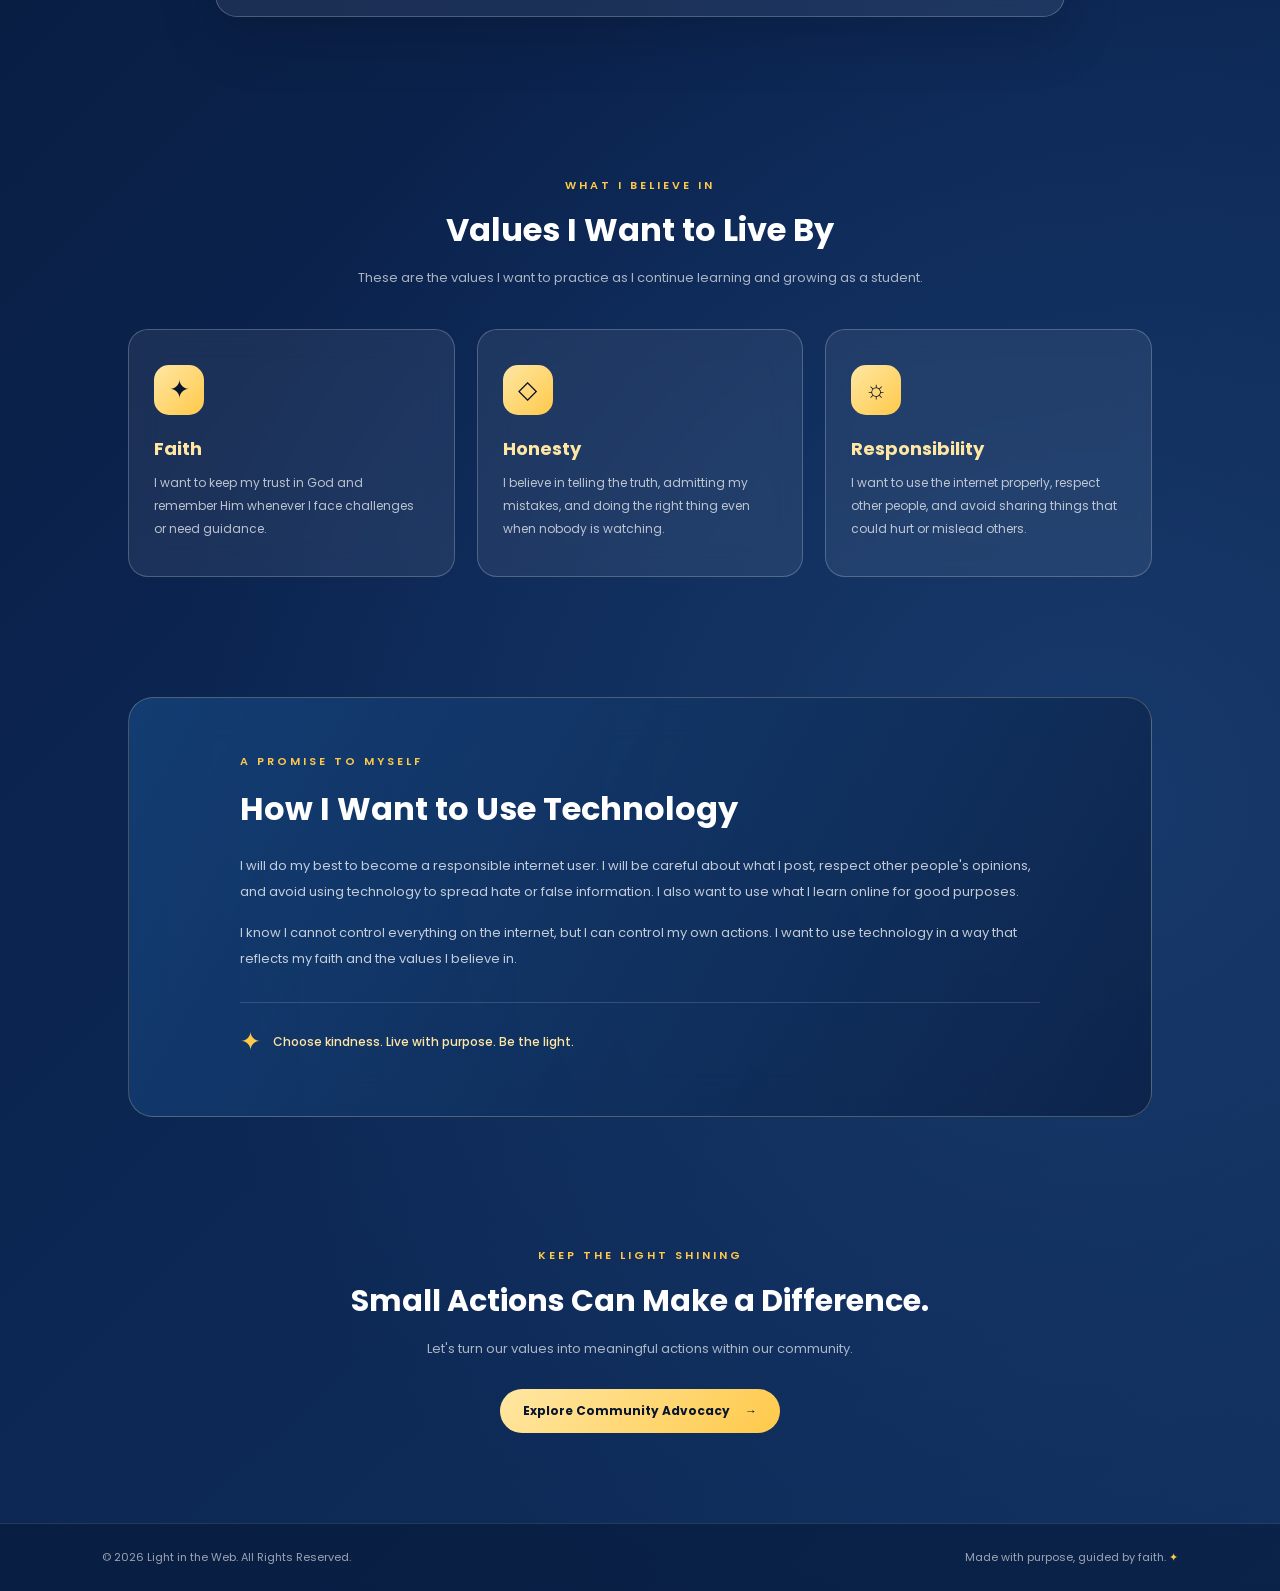
<file: reflection.html>
<!DOCTYPE html>
<html lang="en">
<style>

/* =========================================
   PERSONAL REFLECTION PAGE
========================================= */

/* HEADER LINK */
.logout-link {
    color: var(--soft-yellow) !important;
}

/* REFLECTION HERO */
.reflection-hero {
    min-height: 570px;
    padding: 80px 10%;
    display: flex;
    align-items: center;
    justify-content: space-between;
    gap: 50px;
    position: relative;
    z-index: 1;
}

.reflection-hero-content {
    max-width: 580px;
    flex: 1;
}

.reflection-hero-content h1 {
    margin: 20px 0;
    font-size: clamp(42px, 5vw, 65px);
    line-height: 1.2;
}

.reflection-hero-content h1 span {
    display: block;
    color: var(--soft-yellow);
}

.reflection-hero-content > p:not(.welcome-label) {
    max-width: 500px;
    color: rgba(255, 255, 255, 0.75);
    font-size: 14px;
    line-height: 2;
}

.reflection-button {
    display: inline-flex;
    align-items: center;
    gap: 15px;
    margin-top: 30px;
    padding: 13px 23px;
    border-radius: 30px;
    background: linear-gradient(135deg, var(--soft-yellow), var(--gold));
    color: var(--midnight);
    font-size: 12px;
    font-weight: 700;
    text-decoration: none;
    transition: 0.3s;
}

.reflection-button:hover {
    transform: translateY(-4px);
    box-shadow: 0 8px 25px rgba(255, 201, 74, 0.25);
}

/* DECORATIVE HERO ART */
.reflection-hero-art {
    width: 330px;
    height: 330px;
    flex-shrink: 0;
    position: relative;
    display: flex;
    align-items: center;
    justify-content: center;
}

.reflection-orbit {
    position: absolute;
    border: 1px solid rgba(255, 231, 163, 0.35);
    border-radius: 50%;
}

.orbit-one {
    width: 250px;
    height: 250px;
    transform: rotate(-25deg) scaleY(0.65);
}

.orbit-two {
    width: 300px;
    height: 300px;
    transform: rotate(35deg) scaleY(0.65);
}

.reflection-star {
    width: 125px;
    height: 125px;
    display: flex;
    align-items: center;
    justify-content: center;
    border-radius: 50%;
    color: var(--midnight);
    background: linear-gradient(135deg, #fff1c6, var(--gold));
    font-size: 75px;
    box-shadow:
        0 0 30px rgba(255, 201, 74, 0.5),
        0 0 90px rgba(255, 201, 74, 0.2);
}

.reflection-art-text {
    position: absolute;
    right: -10px;
    bottom: 15px;
    display: flex;
    flex-direction: column;
    color: var(--soft-yellow);
    font-size: 12px;
    font-weight: 700;
    letter-spacing: 5px;
    line-height: 2;
}

/* REFLECTION CONTENT */
.reflection-content,
.reflection-values {
    padding: 80px 10%;
    position: relative;
    z-index: 1;
}

.reflection-heading {
    max-width: 650px;
    margin: 0 auto 40px;
    text-align: center;
}

.reflection-heading h2 {
    margin: 12px 0;
    font-size: 32px;
}

.reflection-heading > p:last-child {
    color: rgba(255, 255, 255, 0.65);
    font-size: 13px;
    line-height: 1.8;
}

/* GLASS REFLECTION PAPER */
.reflection-paper {
    max-width: 850px;
    margin: auto;
    padding: 50px 55px;
    position: relative;
    overflow: hidden;
    border: 1px solid var(--glass-border);
    border-radius: 22px;
    background: rgba(255, 255, 255, 0.07);
    backdrop-filter: blur(20px);
    -webkit-backdrop-filter: blur(20px);
    box-shadow: 0 20px 60px rgba(0, 0, 0, 0.15);
}

.paper-decoration {
    position: absolute;
    top: -35px;
    right: 20px;
    color: rgba(255, 231, 163, 0.12);
    font-size: 150px;
}

.reflection-paper h3 {
    margin-bottom: 25px;
    color: var(--soft-yellow);
    font-size: 20px;
}

.reflection-paper > p {
    margin-bottom: 18px;
    color: rgba(255, 255, 255, 0.78);
    font-size: 13px;
    line-height: 2.1;
    text-align: justify;
}

/* BIBLE VERSE */
.reflection-verse {
    margin-top: 35px;
    padding: 25px;
    text-align: center;
    border-top: 1px solid rgba(255, 255, 255, 0.15);
}

.reflection-verse span {
    color: var(--gold);
    font-size: 25px;
}

.reflection-verse p {
    margin: 8px 0;
    color: var(--soft-yellow);
    font-size: 17px;
    font-style: italic;
}

.reflection-verse small {
    color: rgba(255, 255, 255, 0.55);
    font-size: 10px;
    letter-spacing: 3px;
}

/* PERSONAL VALUES */
.reflection-values-grid {
    display: grid;
    grid-template-columns: repeat(3, 1fr);
    gap: 22px;
}

.reflection-value-card {
    padding: 35px 25px;
    border: 1px solid var(--glass-border);
    border-radius: 20px;
    background: rgba(255, 255, 255, 0.07);
    backdrop-filter: blur(15px);
    -webkit-backdrop-filter: blur(15px);
    transition: 0.3s;
}

.reflection-value-card:hover {
    transform: translateY(-7px);
    border-color: var(--gold);
    background: rgba(255, 255, 255, 0.11);
}

.value-symbol {
    width: 50px;
    height: 50px;
    display: flex;
    align-items: center;
    justify-content: center;
    border-radius: 15px;
    color: var(--midnight);
    background: linear-gradient(135deg, var(--soft-yellow), var(--gold));
    font-size: 25px;
}

.reflection-value-card h3 {
    margin: 20px 0 10px;
    color: var(--soft-yellow);
    font-size: 18px;
}

.reflection-value-card p {
    color: rgba(255, 255, 255, 0.7);
    font-size: 12px;
    line-height: 1.9;
}

/* PROMISE SECTION */
.promise-section {
    margin: 40px 10%;
    padding: 55px;
    position: relative;
    z-index: 1;
    border: 1px solid rgba(255, 231, 163, 0.25);
    border-radius: 25px;
    background:
        linear-gradient(120deg,
        rgba(24, 74, 133, 0.65),
        rgba(10, 31, 67, 0.75));
    backdrop-filter: blur(20px);
}

.promise-content {
    max-width: 800px;
    margin: auto;
}

.promise-content h2 {
    margin: 15px 0 20px;
    font-size: 32px;
}

.promise-content > p:not(.section-label) {
    margin-bottom: 15px;
    color: rgba(255, 255, 255, 0.75);
    font-size: 13px;
    line-height: 2;
}

.promise-signature {
    margin-top: 30px;
    padding-top: 20px;
    display: flex;
    align-items: center;
    gap: 12px;
    border-top: 1px solid rgba(255, 255, 255, 0.15);
}

.promise-signature span {
    color: var(--gold);
    font-size: 25px;
}

.promise-signature p {
    color: var(--soft-yellow);
    font-size: 12px;
    font-weight: 500;
}

/* NEXT PAGE */
.next-page-section {
    padding: 90px 10%;
    text-align: center;
    position: relative;
    z-index: 1;
}

.next-page-section h2 {
    margin: 15px 0;
    font-size: 30px;
}

.next-page-section > p:not(.section-label) {
    color: rgba(255, 255, 255, 0.65);
    font-size: 13px;
}

/* REFLECTION RESPONSIVENESS */
@media (max-width: 850px) {
    .reflection-hero {
        padding: 65px 7%;
        gap: 20px;
    }

    .reflection-hero-art {
        width: 250px;
        height: 250px;
    }

    .reflection-star {
        width: 100px;
        height: 100px;
        font-size: 60px;
    }

    .orbit-one {
        width: 200px;
        height: 200px;
    }

    .orbit-two {
        width: 240px;
        height: 240px;
    }

    .reflection-values-grid {
        gap: 12px;
    }

    .reflection-value-card {
        padding: 25px 18px;
    }
}

@media (max-width: 700px) {
    .reflection-hero {
        flex-direction: column;
        text-align: center;
    }

    .reflection-hero-content > p:not(.welcome-label) {
        margin: auto;
    }

    .reflection-hero-art {
        margin-top: 25px;
    }

    .reflection-content,
    .reflection-values {
        padding: 60px 7%;
    }

    .reflection-paper {
        padding: 35px 25px;
    }

    .reflection-paper > p {
        text-align: left;
    }

    .reflection-values-grid {
        grid-template-columns: 1fr;
    }

    .promise-section {
        margin: 30px 6%;
        padding: 35px 25px;
    }

    .promise-content h2 {
        font-size: 26px;
    }

    .next-page-section {
        padding: 65px 7%;
    }
}
</style>
<head>
    <meta charset="UTF-8">
    <meta name="viewport" content="width=device-width, initial-scale=1.0">
    <title>Community Advocacy | Light in the Web</title>

    <link rel="stylesheet" href="style.css">

    <link rel="preconnect" href="https://fonts.googleapis.com">
    <link rel="preconnect" href="https://fonts.gstatic.com" crossorigin>
    <link href="https://fonts.googleapis.com/css2?family=Poppins:wght@300;400;500;600;700;800&display=swap" rel="stylesheet">
</head>

<body>

    <!-- BACKGROUND EFFECTS -->
    <div class="background-glow glow-one"></div>
    <div class="background-glow glow-two"></div>
    <div class="background-glow glow-three"></div>

    <!-- HEADER -->
    <header class="header">
        <a href="index.html" class="logo">
            <span class="logo-icon">✦</span>
            <span>Light in the <span class="logo-highlight">Web</span></span>
        </a>

        <nav class="navigation">
            <a href="index.html">Home</a>
            <a href="reflection.html">Reflection</a>
            <a href="community.html">Community</a>
            <a href="portfolio.html">Portfolio</a>
            <a href="education.html">Education</a>
            <a href="faith-tech.html">Faith & Tech</a>
            <a href="index.html" class="logout-link">Logout ↗</a>
        </nav>
    </header>

    <!-- HERO SECTION -->
    <main>

        <section class="reflection-hero">

            <div class="reflection-hero-content">
                <p class="welcome-label">MY PERSONAL REFLECTION</p>

                <h1>
                    My Journey
                    <span>to Be Better.</span>
                </h1>

                <p>
                    I am still learning how to become a better person.
                    Through faith, good values, and the choices I make
                    every day, I want to become someone who can bring
                    positivity to others.
                </p>

                <a href="#reflection" class="reflection-button">
                    Read My Reflection <span>↓</span>
                </a>
            </div>

            <div class="reflection-hero-art">
                <div class="reflection-orbit orbit-one"></div>
                <div class="reflection-orbit orbit-two"></div>

                <div class="reflection-star">
                    ✦
                </div>

                <div class="reflection-art-text">
                    <span>GROW</span>
                    <span>WITH</span>
                    <span>FAITH</span>
                </div>
            </div>

        </section>

        <!-- PERSONAL REFLECTION -->
        <section id="reflection" class="reflection-content">

            <div class="reflection-heading">
                <p class="section-label">WORDS FROM THE HEART</p>
                <h2>My Personal Reflection</h2>
                <p>
                    Learning to become a better person through
                    faith, honesty, and responsible actions.
                </p>
            </div>

            <div class="reflection-paper">

                <div class="paper-decoration">✦</div>

                <h3>What I Have Learned About Myself</h3>

                <p>
                    As a student, I know that I still have many things
                    to learn. There are days when I make mistakes or
                    face problems, but these experiences help me
                    understand myself better. My faith reminds me to
                    keep trusting God, especially when things do not
                    happen the way I expect.
                </p>

                <p>
                    I have also learned that being a good person is
                    not only about what I do in front of others. It
                    also matters how I treat people when I am online.
                    Sometimes, a simple comment or post can affect
                    someone's feelings. That is why I want to be more
                    careful with my words and think before sharing
                    anything on the internet.
                </p>

                <p>
                    I cannot say that I always make the right decisions,
                    because I am still growing and learning. What
                    matters to me is that I accept my mistakes and try
                    to do better next time. I want my actions to show
                    respect, honesty, and kindness, even in small ways.
                </p>

                <p>
                    For me, being a light to others does not mean being
                    perfect. It means choosing to do what is right,
                    helping when I can, and keeping my faith in God.
                    I hope that through my everyday actions, I can make
                    a good difference in someone's life.
                </p>

                <div class="reflection-verse">
                    <span>✧</span>
                    <p>"Let your light shine before others."</p>
                    <small>MATTHEW 5:16</small>
                </div>

            </div>

        </section>

        <!-- VALUES SECTION -->
        <section id="values" class="reflection-values">

            <div class="reflection-heading">
                <p class="section-label">WHAT I BELIEVE IN</p>
                <h2>Values I Want to Live By</h2>
                <p>
                    These are the values I want to practice as I
                    continue learning and growing as a student.
                </p>
            </div>

            <div class="reflection-values-grid">

                <article class="reflection-value-card">
                    <div class="value-symbol">✦</div>
                    <h3>Faith</h3>
                    <p>
                        I want to keep my trust in God and remember
                        Him whenever I face challenges or need guidance.
                    </p>
                </article>

                <article class="reflection-value-card">
                    <div class="value-symbol">◇</div>
                    <h3>Honesty</h3>
                    <p>
                        I believe in telling the truth, admitting my
                        mistakes, and doing the right thing even when
                        nobody is watching.
                    </p>
                </article>

                <article class="reflection-value-card">
                    <div class="value-symbol">☼</div>
                    <h3>Responsibility</h3>
                    <p>
                        I want to use the internet properly, respect
                        other people, and avoid sharing things that
                        could hurt or mislead others.
                    </p>
                </article>

            </div>

        </section>

        <!-- PROMISE SECTION -->
        <section class="promise-section">

            <div class="promise-content">
                <p class="section-label">A PROMISE TO MYSELF</p>

                <h2>How I Want to Use Technology</h2>

                <p>
                    I will do my best to become a responsible internet
                    user. I will be careful about what I post, respect
                    other people's opinions, and avoid using technology
                    to spread hate or false information. I also want
                    to use what I learn online for good purposes.
                </p>

                <p>
                    I know I cannot control everything on the internet,
                    but I can control my own actions. I want to use
                    technology in a way that reflects my faith and
                    the values I believe in.
                </p>

                <div class="promise-signature">
                    <span>✦</span>
                    <p>Choose kindness. Live with purpose. Be the light.</p>
                </div>
            </div>

        </section>

        <!-- NEXT PAGE -->
        <section class="next-page-section">
            <p class="section-label">KEEP THE LIGHT SHINING</p>
            <h2>Small Actions Can Make a Difference.</h2>
            <p>
                Let's turn our values into meaningful actions
                within our community.
            </p>

            <a href="community.html" class="reflection-button">
                Explore Community Advocacy <span>→</span>
            </a>
        </section>

    </main>

    <!-- FOOTER -->
    <footer class="footer">
        <p>© 2026 Light in the Web. All Rights Reserved.</p>
        <p>Made with purpose, guided by faith. <span>✦</span></p>
    </footer>

</body>
</html>
</file>
<file: style.css>
/* =========================================
   LIGHT IN THE WEB
   Shared Website Stylesheet
========================================= */

/* GLOBAL RESET */
* {
    margin: 0;
    padding: 0;
    box-sizing: border-box;
    font-family: 'Poppins', sans-serif;
    scroll-behavior: smooth;
}

:root {
    --midnight: #07152f;
    --navy: #0b2045;
    --royal-blue: #164b91;
    --sky-blue: #5ca8e8;
    --light-blue: #b9dcff;
    --soft-yellow: #ffe7a3;
    --gold: #ffc94a;
    --white: #ffffff;
    --glass: rgba(255, 255, 255, 0.09);
    --glass-border: rgba(255, 255, 255, 0.22);
}

body {
    min-height: 100vh;
    color: var(--white);
    background:
        radial-gradient(circle at 15% 20%, #173f78 0%, transparent 35%),
        radial-gradient(circle at 85% 75%, #17396b 0%, transparent 35%),
        linear-gradient(135deg, #06132b, #0b2450 55%, #102f5d);
    overflow-x: hidden;
}

/* BACKGROUND GLOW */
.background-glow {
    position: fixed;
    border-radius: 50%;
    filter: blur(90px);
    opacity: 0.25;
    pointer-events: none;
    z-index: 0;
}

.glow-one {
    width: 300px;
    height: 300px;
    background: #3e9bff;
    top: 15%;
    left: -100px;
}

.glow-two {
    width: 350px;
    height: 350px;
    background: #e8b83e;
    bottom: 5%;
    right: -120px;
}

.glow-three {
    width: 180px;
    height: 180px;
    background: #75caff;
    top: 55%;
    left: 45%;
}

/* HEADER */
.header {
    width: 100%;
    min-height: 85px;
    padding: 18px 8%;
    display: flex;
    justify-content: space-between;
    align-items: center;
    position: relative;
    z-index: 10;
    background: rgba(4, 17, 40, 0.35);
    border-bottom: 1px solid rgba(255, 255, 255, 0.12);
    backdrop-filter: blur(15px);
}

.logo {
    display: flex;
    align-items: center;
    gap: 10px;
    color: var(--white);
    text-decoration: none;
    font-size: 20px;
    font-weight: 700;
}

.logo-icon {
    color: var(--gold);
    font-size: 28px;
}

.logo-highlight {
    color: var(--gold);
}

.navigation {
    display: flex;
    gap: 35px;
}

.navigation a {
    color: rgba(255, 255, 255, 0.8);
    text-decoration: none;
    font-size: 14px;
    font-weight: 500;
    transition: 0.3s;
}

.navigation a:hover {
    color: var(--gold);
}

/* MAIN LAYOUT */
.main-container {
    width: 100%;
    min-height: 680px;
    padding: 80px 10%;
    display: flex;
    align-items: center;
    justify-content: space-between;
    gap: 70px;
    position: relative;
    z-index: 1;
}

/* WELCOME SECTION */
.welcome-section {
    flex: 1;
    max-width: 550px;
}

.welcome-label,
.card-label,
.section-label {
    color: var(--gold);
    font-size: 11px;
    font-weight: 600;
    letter-spacing: 3px;
}

.welcome-section h1 {
    margin: 20px 0;
    font-size: clamp(38px, 5vw, 60px);
    line-height: 1.2;
    font-weight: 700;
}

.welcome-section h1 span {
    display: block;
    color: var(--soft-yellow);
}

.welcome-description {
    max-width: 480px;
    color: rgba(255, 255, 255, 0.75);
    font-size: 14px;
    line-height: 2;
}

.welcome-quote {
    margin-top: 40px;
    padding: 20px 25px;
    border-left: 3px solid var(--gold);
    background: rgba(255, 255, 255, 0.05);
    border-radius: 0 12px 12px 0;
}

.quote-icon {
    color: var(--gold);
    font-size: 25px;
}

.welcome-quote p {
    margin: 5px 0;
    font-size: 15px;
    font-style: italic;
}

.welcome-quote small {
    color: var(--soft-yellow);
    font-size: 11px;
}

/* LOGIN SECTION */
.login-section {
    width: 100%;
    max-width: 420px;
}

.login-card {
    padding: 40px 35px;
    text-align: center;
    border: 1px solid var(--glass-border);
    border-radius: 25px;
    background: var(--glass);
    backdrop-filter: blur(25px);
    -webkit-backdrop-filter: blur(25px);
    box-shadow: 0 20px 60px rgba(0, 0, 0, 0.25);
}

.login-icon {
    width: 55px;
    height: 55px;
    margin: 0 auto 20px;
    display: flex;
    justify-content: center;
    align-items: center;
    color: var(--midnight);
    font-size: 27px;
    border-radius: 50%;
    background: linear-gradient(135deg, var(--soft-yellow), var(--gold));
    box-shadow: 0 0 25px rgba(255, 201, 74, 0.3);
}

.login-card h2 {
    margin: 10px 0;
    font-size: 30px;
}

.login-subtitle {
    margin-bottom: 30px;
    color: rgba(255, 255, 255, 0.65);
    font-size: 12px;
}

/* FORM INPUTS */
.input-group {
    margin-bottom: 20px;
    text-align: left;
}

.input-group label {
    display: block;
    margin-bottom: 9px;
    font-size: 12px;
    font-weight: 500;
    color: var(--soft-yellow);
}

.input-wrapper {
    display: flex;
    align-items: center;
    gap: 10px;
    padding: 0 14px;
    border: 1px solid rgba(255, 255, 255, 0.2);
    border-radius: 12px;
    background: rgba(255, 255, 255, 0.08);
    transition: 0.3s;
}

.input-wrapper:focus-within {
    border-color: var(--gold);
    box-shadow: 0 0 15px rgba(255, 201, 74, 0.12);
}

.input-icon {
    color: var(--gold);
    font-size: 18px;
}

.input-wrapper input {
    width: 100%;
    height: 48px;
    border: none;
    outline: none;
    color: var(--white);
    background: transparent;
    font-size: 12px;
}

.input-wrapper input::placeholder {
    color: rgba(255, 255, 255, 0.45);
}

.toggle-password {
    border: none;
    color: var(--soft-yellow);
    background: transparent;
    font-size: 11px;
    cursor: pointer;
}

/* LOGIN BUTTON */
.login-button {
    width: 100%;
    margin-top: 10px;
    padding: 15px 20px;
    display: flex;
    justify-content: center;
    align-items: center;
    gap: 12px;
    border: none;
    border-radius: 12px;
    color: var(--midnight);
    background: linear-gradient(135deg, var(--soft-yellow), var(--gold));
    font-size: 13px;
    font-weight: 700;
    cursor: pointer;
    transition: 0.3s;
}

.login-button:hover {
    transform: translateY(-3px);
    box-shadow: 0 8px 25px rgba(255, 201, 74, 0.25);
}

.button-arrow {
    font-size: 18px;
}

/* FORM MESSAGES */
.error-message {
    min-height: 18px;
    margin: -5px 0 8px;
    color: #ffaaaa;
    font-size: 11px;
    text-align: left;
}

.login-divider {
    margin: 30px 0 15px;
    display: flex;
    align-items: center;
    gap: 12px;
}

.login-divider span {
    flex: 1;
    height: 1px;
    background: rgba(255, 255, 255, 0.2);
}

.login-divider p {
    color: rgba(255, 255, 255, 0.55);
    font-size: 9px;
    letter-spacing: 2px;
    white-space: nowrap;
}

.login-footer-text {
    color: rgba(255, 255, 255, 0.6);
    font-size: 10px;
}

/* ABOUT SECTION */
.info-section,
.values-section {
    padding: 80px 10%;
    text-align: center;
    position: relative;
    z-index: 1;
}

.info-section h2,
.values-section h2 {
    margin: 15px 0;
    font-size: 32px;
}

.info-section > p:last-child {
    max-width: 700px;
    margin: 0 auto;
    color: rgba(255, 255, 255, 0.7);
    font-size: 14px;
    line-height: 2;
}

/* VALUES */
.values-container {
    margin-top: 35px;
    display: grid;
    grid-template-columns: repeat(3, 1fr);
    gap: 20px;
}

.value-item {
    padding: 30px 22px;
    border: 1px solid var(--glass-border);
    border-radius: 18px;
    background: rgba(255, 255, 255, 0.06);
    backdrop-filter: blur(15px);
    transition: 0.3s;
}

.value-item:hover {
    transform: translateY(-7px);
    border-color: var(--gold);
}

.value-item span {
    color: var(--gold);
    font-size: 30px;
}

.value-item h3 {
    margin: 15px 0 10px;
    font-size: 16px;
}

.value-item p {
    color: rgba(255, 255, 255, 0.65);
    font-size: 12px;
    line-height: 1.8;
}

/* FOOTER */
.footer {
    padding: 25px 8%;
    display: flex;
    justify-content: space-between;
    align-items: center;
    gap: 15px;
    border-top: 1px solid rgba(255, 255, 255, 0.12);
    background: rgba(4, 17, 40, 0.4);
    position: relative;
    z-index: 1;
}

.footer p {
    color: rgba(255, 255, 255, 0.6);
    font-size: 11px;
}

.footer span {
    color: var(--gold);
}

/* RESPONSIVE DESIGN */
@media (max-width: 900px) {
    .main-container {
        padding: 65px 6%;
        gap: 35px;
    }

    .welcome-section h1 {
        font-size: 42px;
    }

    .login-card {
        padding: 35px 25px;
    }
}

@media (max-width: 700px) {
    .header {
        padding: 18px 6%;
        flex-direction: column;
        gap: 15px;
    }

    .navigation {
        gap: 22px;
    }

    .main-container {
        flex-direction: column;
        text-align: center;
        padding: 55px 7%;
    }

    .welcome-section {
        max-width: 100%;
    }

    .welcome-description {
        margin: 0 auto;
    }

    .welcome-quote {
        text-align: left;
    }

    .login-section {
        max-width: 450px;
    }

    .values-container {
        grid-template-columns: 1fr;
    }

    .footer {
        flex-direction: column;
        text-align: center;
    }
}

@media (max-width: 400px) {
    .logo {
        font-size: 18px;
    }

    .navigation {
        gap: 15px;
    }

    .navigation a {
        font-size: 12px;
    }

    .welcome-section h1 {
        font-size: 35px;
    }

    .login-card {
        padding: 30px 20px;
    }
}
</file>
